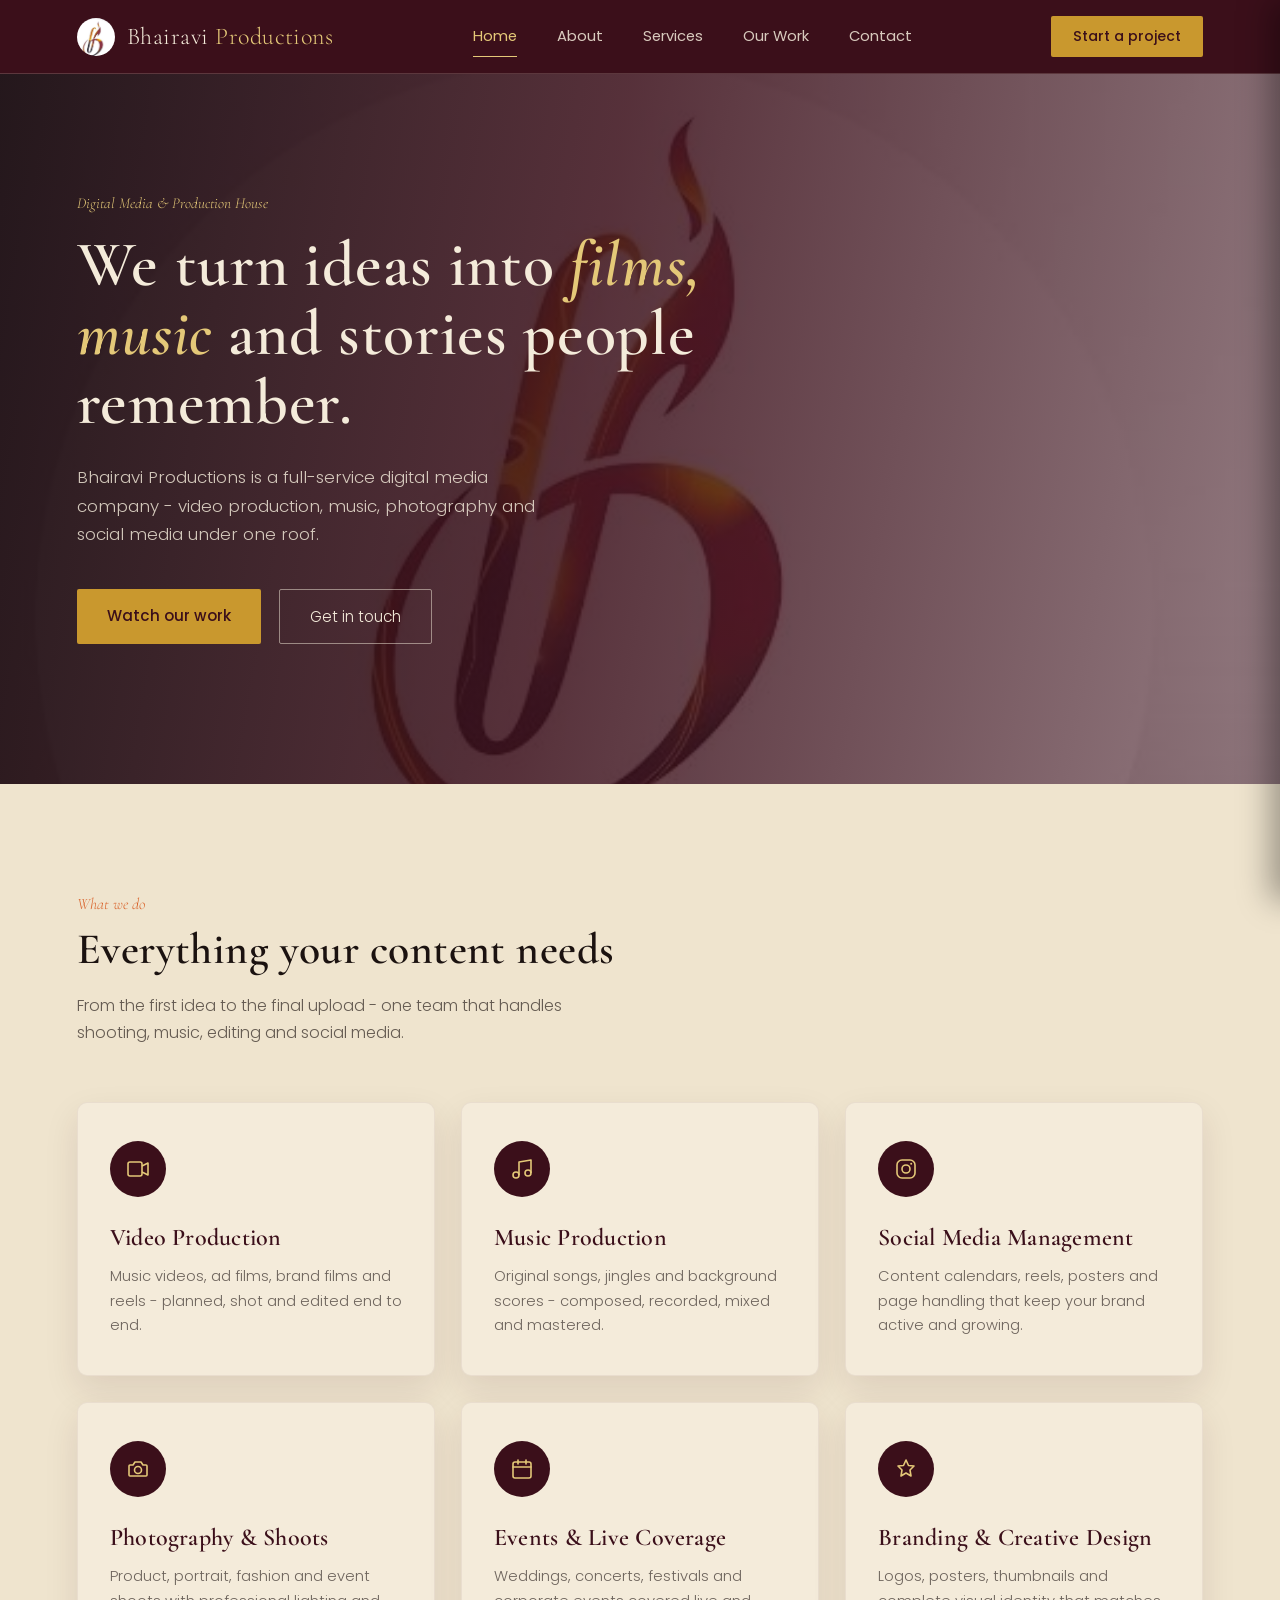
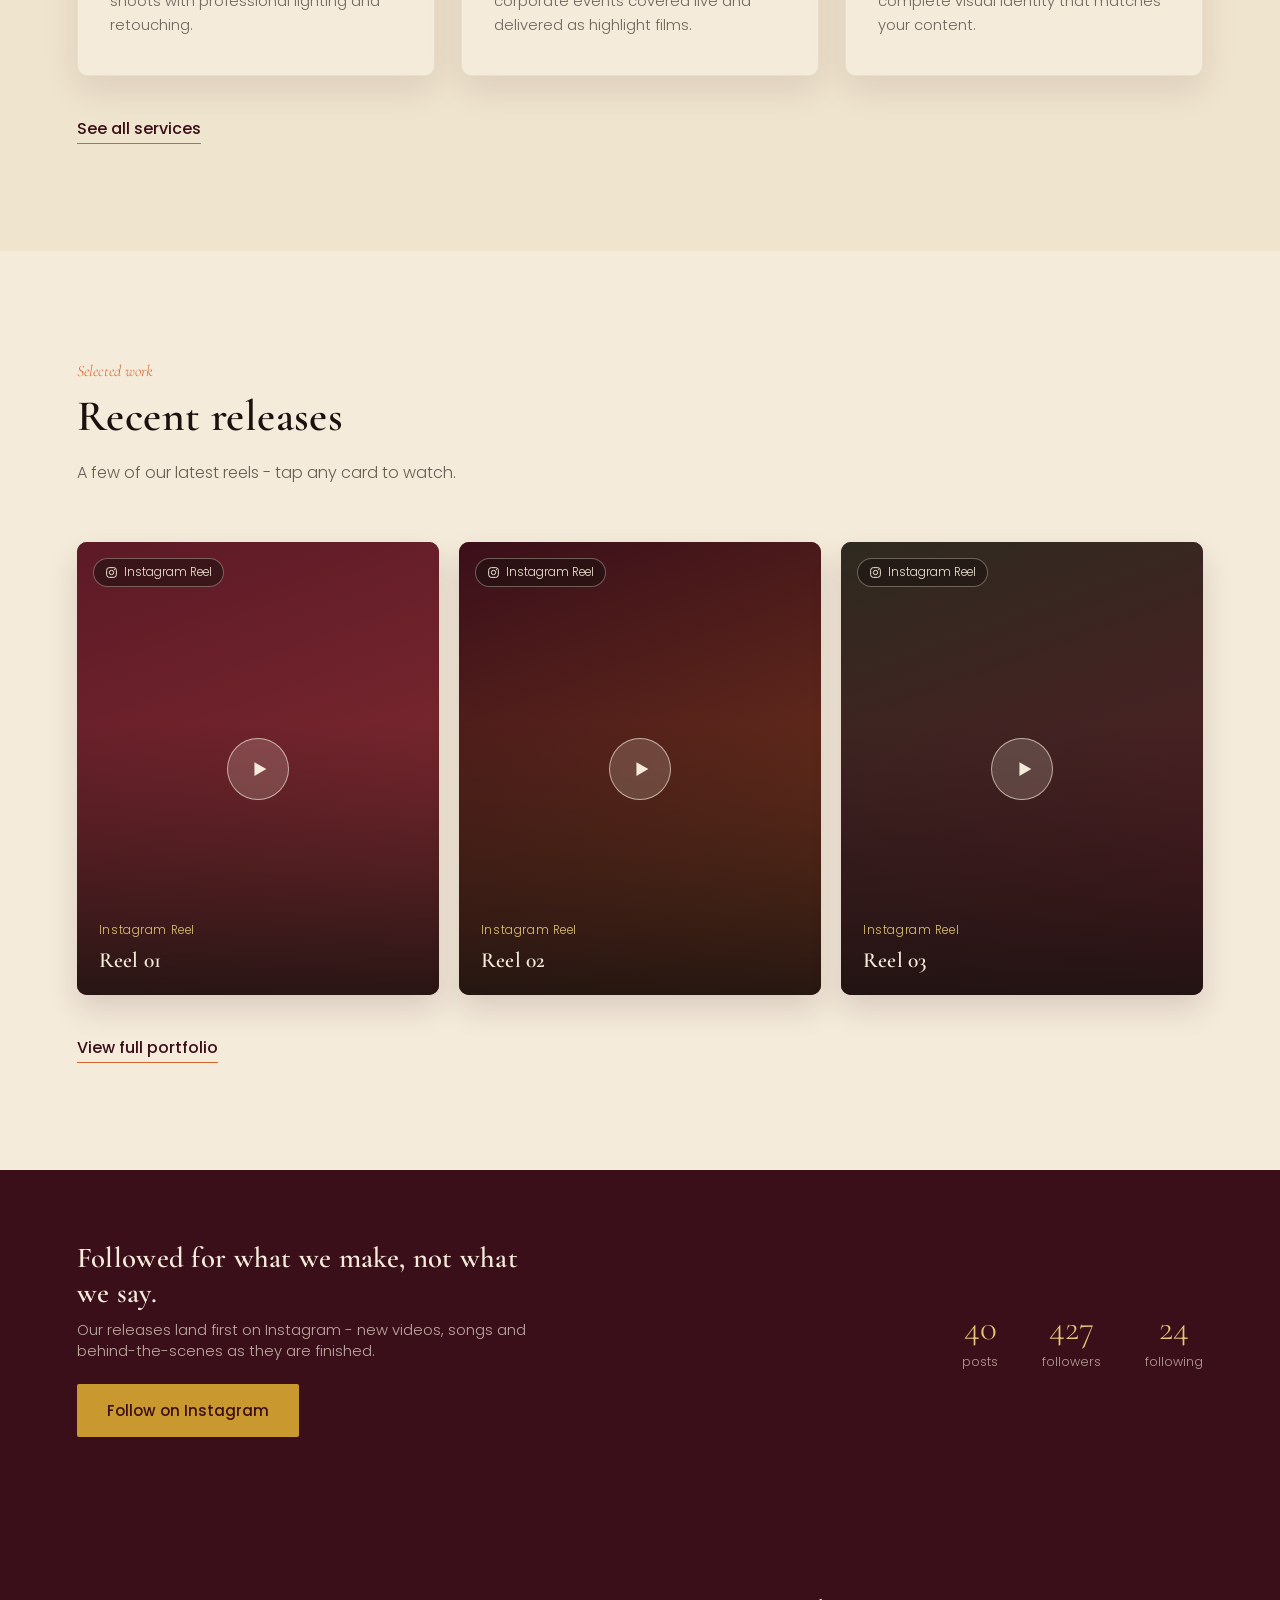
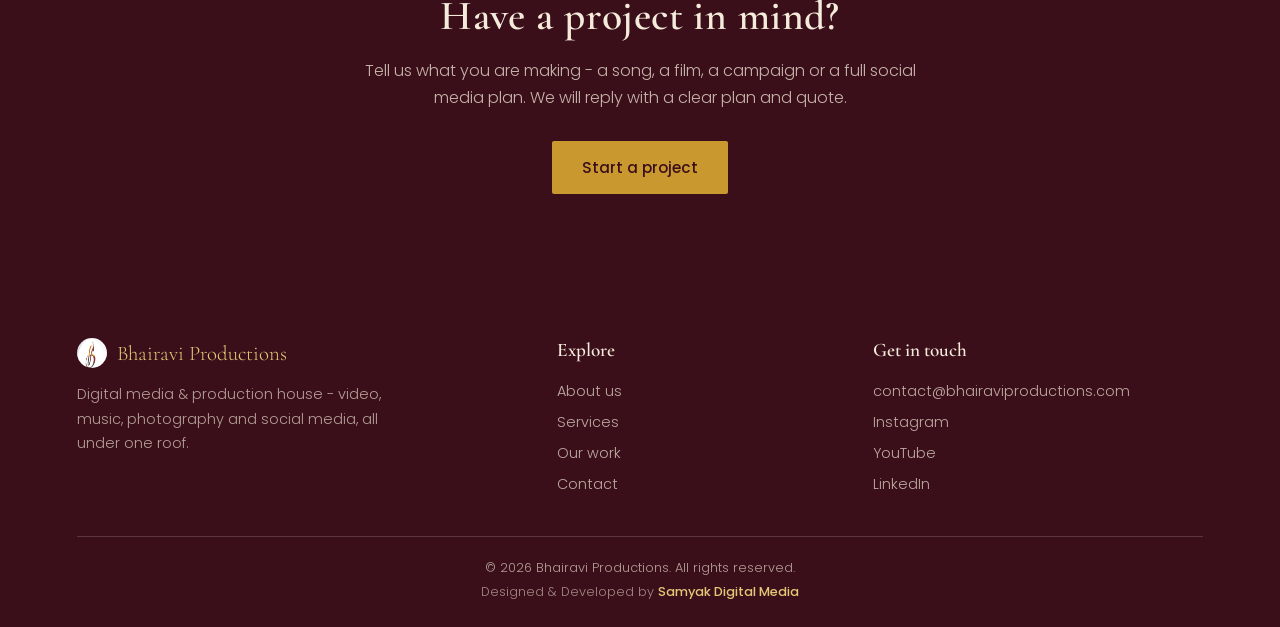
<file: index.html>
<!DOCTYPE html>
<html lang="en">
<head>
    <meta charset="UTF-8">
    <meta name="viewport" content="width=device-width, initial-scale=1.0">
    <title>Video, Music & Digital Media Production | Bhairavi Productions</title>
    <meta name="description" content="Bhairavi Productions - digital media & production house. Video production, music, photography and social media management.">
    <link rel="icon" href="assets/logo_mark.png">
    <link rel="preconnect" href="https://fonts.googleapis.com">
    <link href="https://fonts.googleapis.com/css2?family=Cormorant+Garamond:ital,wght@0,400;0,500;0,600;1,500&family=Poppins:wght@300;400;500;600&display=swap" rel="stylesheet">
    <link rel="stylesheet" href="css/style.css">
</head>
<body>

<nav>
    <a href="./" class="brand">
        <img src="assets/logo_mark.png" alt="Bhairavi Productions logo">
        <div class="brand-name">Bhairavi <span>Productions</span></div>
    </a>
    <div class="nav-links">
        <a href="./" class="active">Home</a>
        <a href="about/" class="">About</a>
        <a href="services/" class="">Services</a>
        <a href="work/" class="">Our Work</a>
        <a href="contact/" class="">Contact</a>
    </div>
    <div class="nav-right">
        <a href="contact/" class="nav-cta">Start a project</a>
        <button class="menu-toggle" id="menuToggle" aria-label="Open menu">&#9776;</button>
    </div>
</nav>

<div class="menu-backdrop" id="menuBackdrop"></div>
<div class="mobile-menu" id="mobileMenu">
    <div class="mobile-menu-head"><button class="mobile-menu-close" id="menuClose" aria-label="Close menu">&times;</button></div>
    <a href="./">Home</a>
    <a href="about/">About</a>
    <a href="services/">Services</a>
    <a href="work/">Our Work</a>
    <a href="contact/">Contact</a>
    <a href="contact/" class="nav-cta">Start a project</a>
</div>

<main>
<section class="hero">
    <video autoplay muted loop playsinline poster="assets/logo_mark.png">
        <source src="assets/hero-bg.mp4" type="video/mp4">
    </video>
    <div class="hero-text">
        <div class="hero-kicker">Digital Media &amp; Production House</div>
        <h1>We turn ideas into <em>films, music</em> and stories people remember.</h1>
        <p>Bhairavi Productions is a full-service digital media company - video production, music, photography and social media under one roof.</p>
        <div class="hero-actions">
            <a href="work/" class="btn-primary">Watch our work</a>
            <a href="contact/" class="btn-ghost">Get in touch</a>
        </div>
    </div>
</section>

<section class="section services">
    <div class="section-head">
        <div class="tag">What we do</div>
        <h2>Everything your content needs</h2>
        <p>From the first idea to the final upload - one team that handles shooting, music, editing and social media.</p>
    </div>
    <div class="service-grid">
                <div class="service">
                    <div class="service-icon-wrap"><svg class="service-icon" viewBox="0 0 24 24" fill="none"><path d="M14 5H4a2 2 0 0 0-2 2v10a2 2 0 0 0 2 2h10a2 2 0 0 0 2-2V7a2 2 0 0 0-2-2Z" stroke="currentColor" stroke-width="1.6"/><path d="m16 9 6-3v12l-6-3" stroke="currentColor" stroke-width="1.6" stroke-linejoin="round"/></svg></div>
                    <h3>Video Production</h3>
                    <p>Music videos, ad films, brand films and reels - planned, shot and edited end to end.</p>
                </div>
                <div class="service">
                    <div class="service-icon-wrap"><svg class="service-icon" viewBox="0 0 24 24" fill="none"><path d="M9 18V5l12-2v13" stroke="currentColor" stroke-width="1.6" stroke-linejoin="round"/><circle cx="6" cy="18" r="3" stroke="currentColor" stroke-width="1.6"/><circle cx="18" cy="16" r="3" stroke="currentColor" stroke-width="1.6"/></svg></div>
                    <h3>Music Production</h3>
                    <p>Original songs, jingles and background scores - composed, recorded, mixed and mastered.</p>
                </div>
                <div class="service">
                    <div class="service-icon-wrap"><svg class="service-icon" viewBox="0 0 24 24" fill="none"><rect x="3" y="3" width="18" height="18" rx="5" stroke="currentColor" stroke-width="1.6"/><circle cx="12" cy="12" r="4" stroke="currentColor" stroke-width="1.6"/><circle cx="17.2" cy="6.8" r="1" fill="currentColor"/></svg></div>
                    <h3>Social Media Management</h3>
                    <p>Content calendars, reels, posters and page handling that keep your brand active and growing.</p>
                </div>
                <div class="service">
                    <div class="service-icon-wrap"><svg class="service-icon" viewBox="0 0 24 24" fill="none"><path d="M4 8h3l2-3h6l2 3h3a1 1 0 0 1 1 1v9a1 1 0 0 1-1 1H4a1 1 0 0 1-1-1V9a1 1 0 0 1 1-1Z" stroke="currentColor" stroke-width="1.6" stroke-linejoin="round"/><circle cx="12" cy="13" r="3.5" stroke="currentColor" stroke-width="1.6"/></svg></div>
                    <h3>Photography & Shoots</h3>
                    <p>Product, portrait, fashion and event shoots with professional lighting and retouching.</p>
                </div>
                <div class="service">
                    <div class="service-icon-wrap"><svg class="service-icon" viewBox="0 0 24 24" fill="none"><rect x="3" y="5" width="18" height="16" rx="2" stroke="currentColor" stroke-width="1.6"/><path d="M3 10h18M8 3v4M16 3v4" stroke="currentColor" stroke-width="1.6" stroke-linecap="round"/></svg></div>
                    <h3>Events & Live Coverage</h3>
                    <p>Weddings, concerts, festivals and corporate events covered live and delivered as highlight films.</p>
                </div>
                <div class="service">
                    <div class="service-icon-wrap"><svg class="service-icon" viewBox="0 0 24 24" fill="none"><path d="M12 3l2.5 5.5L20 9l-4 4 1 6-5-3-5 3 1-6-4-4 5.5-.5L12 3Z" stroke="currentColor" stroke-width="1.6" stroke-linejoin="round"/></svg></div>
                    <h3>Branding & Creative Design</h3>
                    <p>Logos, posters, thumbnails and complete visual identity that matches your content.</p>
                </div>
    </div>
    <div class="section-more"><a href="services/" class="link-arrow">See all services</a></div>
</section>

<section class="section work">
    <div class="section-head">
        <div class="tag">Selected work</div>
        <h2>Recent releases</h2>
        <p>A few of our latest reels - tap any card to watch.</p>
    </div>
    <div class="work-grid">
            <article class="work-card" data-play data-src="https://www.instagram.com/reel/Da8wh-ByH9h/embed" data-title="Reel 01" tabindex="0" role="button" aria-label="Play Reel 01">
                <div class="work-fallback"></div>
                <span class="work-badge"><svg viewBox="0 0 24 24" fill="none" stroke="currentColor" stroke-width="1.8"><rect x="3" y="3" width="18" height="18" rx="5"/><circle cx="12" cy="12" r="4"/><circle cx="17.3" cy="6.7" r="1" fill="currentColor" stroke="none"/></svg>Instagram Reel</span>
                <span class="play-btn"><svg viewBox="0 0 24 24"><path d="M7 4.5v15l13-7.5-13-7.5Z"/></svg></span>
                <div class="work-meta"><span class="cat">Instagram Reel</span><h3>Reel 01</h3></div>
            </article>
            <article class="work-card" data-play data-src="https://www.instagram.com/reel/DbFvk2XStUE/embed" data-title="Reel 02" tabindex="0" role="button" aria-label="Play Reel 02">
                <div class="work-fallback"></div>
                <span class="work-badge"><svg viewBox="0 0 24 24" fill="none" stroke="currentColor" stroke-width="1.8"><rect x="3" y="3" width="18" height="18" rx="5"/><circle cx="12" cy="12" r="4"/><circle cx="17.3" cy="6.7" r="1" fill="currentColor" stroke="none"/></svg>Instagram Reel</span>
                <span class="play-btn"><svg viewBox="0 0 24 24"><path d="M7 4.5v15l13-7.5-13-7.5Z"/></svg></span>
                <div class="work-meta"><span class="cat">Instagram Reel</span><h3>Reel 02</h3></div>
            </article>
            <article class="work-card" data-play data-src="https://www.instagram.com/reel/DF5CXoQyzwM/embed" data-title="Reel 03" tabindex="0" role="button" aria-label="Play Reel 03">
                <div class="work-fallback"></div>
                <span class="work-badge"><svg viewBox="0 0 24 24" fill="none" stroke="currentColor" stroke-width="1.8"><rect x="3" y="3" width="18" height="18" rx="5"/><circle cx="12" cy="12" r="4"/><circle cx="17.3" cy="6.7" r="1" fill="currentColor" stroke="none"/></svg>Instagram Reel</span>
                <span class="play-btn"><svg viewBox="0 0 24 24"><path d="M7 4.5v15l13-7.5-13-7.5Z"/></svg></span>
                <div class="work-meta"><span class="cat">Instagram Reel</span><h3>Reel 03</h3></div>
            </article>
    </div>
    <div class="section-more"><a href="work/" class="link-arrow">View full portfolio</a></div>
</section>
<div class="video-modal" id="videoModal" aria-hidden="true">
    <div class="video-modal-inner">
        <button class="video-modal-close" id="videoModalClose" aria-label="Close video">&times;</button>
        <div class="video-modal-title" id="videoModalTitle"></div>
        <div class="video-modal-body" id="videoModalBody"></div>
    </div>
</div>

<section class="social-strip">
    <div class="msg">
        <h3>Followed for what we make, not what we say.</h3>
        <p>Our releases land first on Instagram - new videos, songs and behind-the-scenes as they are finished.</p>
        <a data-social="instagram" href="#" target="_blank" rel="noopener" class="btn-primary strip-btn">Follow on Instagram</a>
    </div>
    <div class="social-nums">
        <div><div class="n">40</div><div class="l">posts</div></div>
        <div><div class="n">427</div><div class="l">followers</div></div>
        <div><div class="n">24</div><div class="l">following</div></div>
    </div>
</section>

<section class="cta-band">
    <h2>Have a project in mind?</h2>
    <p>Tell us what you are making - a song, a film, a campaign or a full social media plan. We will reply with a clear plan and quote.</p>
    <a href="contact/" class="btn-primary">Start a project</a>
</section>
</main>

<footer class="site-footer">
    <div class="footer-grid">
        <div>
            <div class="fbrand"><img src="assets/logo_mark.png" alt="logo">Bhairavi Productions</div>
            <p class="footer-text">Digital media &amp; production house - video, music, photography and social media, all under one roof.</p>
        </div>
        <div>
            <h4>Explore</h4>
            <a href="about/">About us</a>
            <a href="services/">Services</a>
            <a href="work/">Our work</a>
            <a href="contact/">Contact</a>
        </div>
        <div>
            <h4>Get in touch</h4>
            <a href="mailto:contact@bhairaviproductions.com">contact@bhairaviproductions.com</a>
            <a data-social="instagram" href="#" target="_blank" rel="noopener">Instagram</a>
            <a data-social="youtube" href="#" target="_blank" rel="noopener">YouTube</a>
            <a data-social="linkedin" href="#" target="_blank" rel="noopener">LinkedIn</a>
            <a data-social="facebook" href="#" target="_blank" rel="noopener">Facebook</a>
        </div>
    </div>
    <div class="footer-bottom">
        &copy; 2026 Bhairavi Productions. All rights reserved.
        <span class="footer-credit">Designed &amp; Developed by <strong>Samyak Digital Media</strong></span>
    </div>
</footer>

<script src="js/main.js"></script>
</body>
</html>
</file>
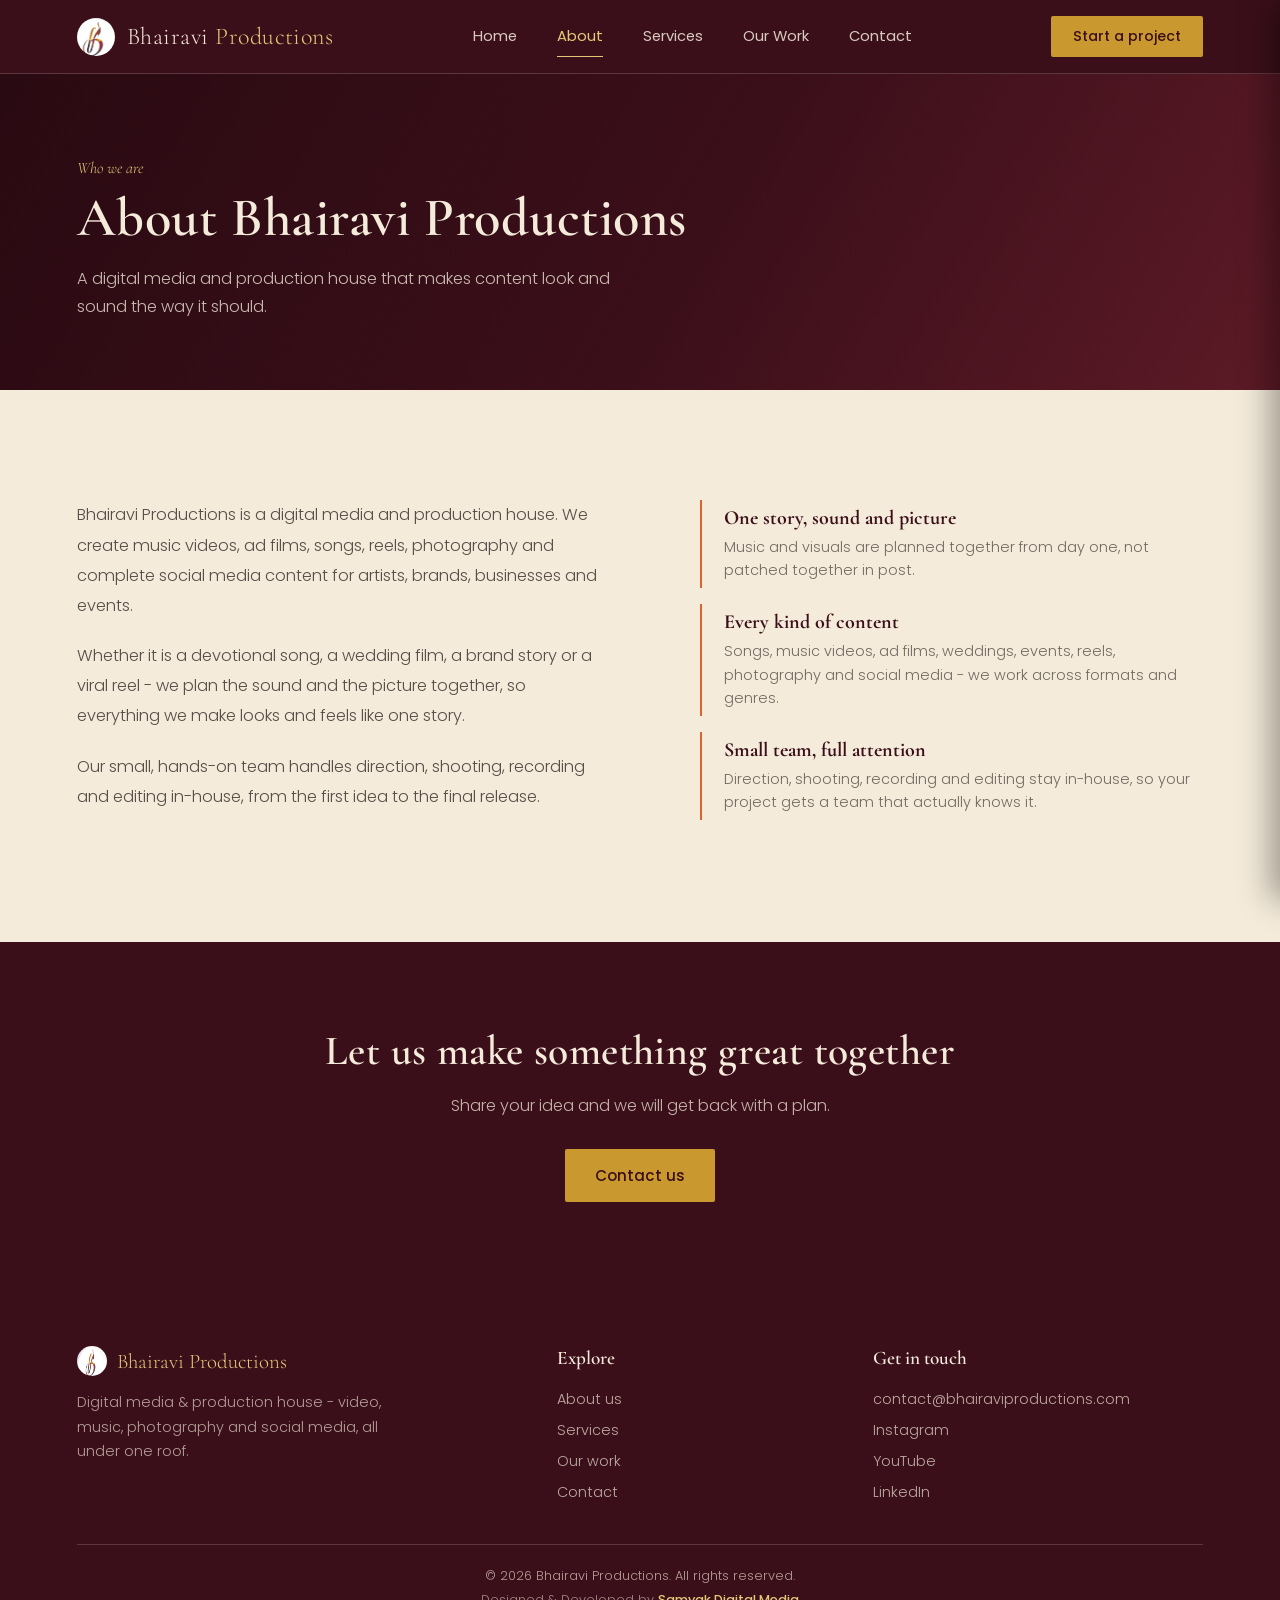
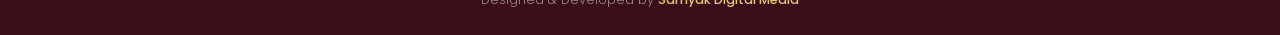
<file: about/index.html>
<!DOCTYPE html>
<html lang="en">
<head>
    <meta charset="UTF-8">
    <meta name="viewport" content="width=device-width, initial-scale=1.0">
    <title>About us | Bhairavi Productions</title>
    <meta name="description" content="About Bhairavi Productions - a digital media and production house.">
    <link rel="icon" href="../assets/logo_mark.png">
    <link rel="preconnect" href="https://fonts.googleapis.com">
    <link href="https://fonts.googleapis.com/css2?family=Cormorant+Garamond:ital,wght@0,400;0,500;0,600;1,500&family=Poppins:wght@300;400;500;600&display=swap" rel="stylesheet">
    <link rel="stylesheet" href="../css/style.css">
</head>
<body>

<nav>
    <a href="../" class="brand">
        <img src="../assets/logo_mark.png" alt="Bhairavi Productions logo">
        <div class="brand-name">Bhairavi <span>Productions</span></div>
    </a>
    <div class="nav-links">
        <a href="../" class="">Home</a>
        <a href="../about/" class="active">About</a>
        <a href="../services/" class="">Services</a>
        <a href="../work/" class="">Our Work</a>
        <a href="../contact/" class="">Contact</a>
    </div>
    <div class="nav-right">
        <a href="../contact/" class="nav-cta">Start a project</a>
        <button class="menu-toggle" id="menuToggle" aria-label="Open menu">&#9776;</button>
    </div>
</nav>

<div class="menu-backdrop" id="menuBackdrop"></div>
<div class="mobile-menu" id="mobileMenu">
    <div class="mobile-menu-head"><button class="mobile-menu-close" id="menuClose" aria-label="Close menu">&times;</button></div>
    <a href="../">Home</a>
    <a href="../about/">About</a>
    <a href="../services/">Services</a>
    <a href="../work/">Our Work</a>
    <a href="../contact/">Contact</a>
    <a href="../contact/" class="nav-cta">Start a project</a>
</div>

<main>
<section class="page-hero">
    <div class="page-hero-inner">
        <div class="tag">Who we are</div>
        <h1>About Bhairavi Productions</h1>
        <p>A digital media and production house that makes content look and sound the way it should.</p>
    </div>
</section>

<section class="section about">
    <div class="about-wrap">
        <div class="about-copy">
            <p>Bhairavi Productions is a digital media and production house. We create music videos, ad films, songs, reels, photography and complete social media content for artists, brands, businesses and events.</p>
            <p>Whether it is a devotional song, a wedding film, a brand story or a viral reel - we plan the sound and the picture together, so everything we make looks and feels like one story.</p>
            <p>Our small, hands-on team handles direction, shooting, recording and editing in-house, from the first idea to the final release.</p>
        </div>
        <div class="about-side">
            <div class="about-point"><h4>One story, sound and picture</h4><p>Music and visuals are planned together from day one, not patched together in post.</p></div>
            <div class="about-point"><h4>Every kind of content</h4><p>Songs, music videos, ad films, weddings, events, reels, photography and social media - we work across formats and genres.</p></div>
            <div class="about-point"><h4>Small team, full attention</h4><p>Direction, shooting, recording and editing stay in-house, so your project gets a team that actually knows it.</p></div>
        </div>
    </div>
</section>

<section class="cta-band">
    <h2>Let us make something great together</h2>
    <p>Share your idea and we will get back with a plan.</p>
    <a href="../contact/" class="btn-primary">Contact us</a>
</section>
</main>

<footer class="site-footer">
    <div class="footer-grid">
        <div>
            <div class="fbrand"><img src="../assets/logo_mark.png" alt="logo">Bhairavi Productions</div>
            <p class="footer-text">Digital media &amp; production house - video, music, photography and social media, all under one roof.</p>
        </div>
        <div>
            <h4>Explore</h4>
            <a href="../about/">About us</a>
            <a href="../services/">Services</a>
            <a href="../work/">Our work</a>
            <a href="../contact/">Contact</a>
        </div>
        <div>
            <h4>Get in touch</h4>
            <a href="mailto:contact@bhairaviproductions.com">contact@bhairaviproductions.com</a>
            <a data-social="instagram" href="#" target="_blank" rel="noopener">Instagram</a>
            <a data-social="youtube" href="#" target="_blank" rel="noopener">YouTube</a>
            <a data-social="linkedin" href="#" target="_blank" rel="noopener">LinkedIn</a>
            <a data-social="facebook" href="#" target="_blank" rel="noopener">Facebook</a>
        </div>
    </div>
    <div class="footer-bottom">
        &copy; 2026 Bhairavi Productions. All rights reserved.
        <span class="footer-credit">Designed &amp; Developed by <strong>Samyak Digital Media</strong></span>
    </div>
</footer>

<script src="../js/main.js"></script>
</body>
</html>
</file>
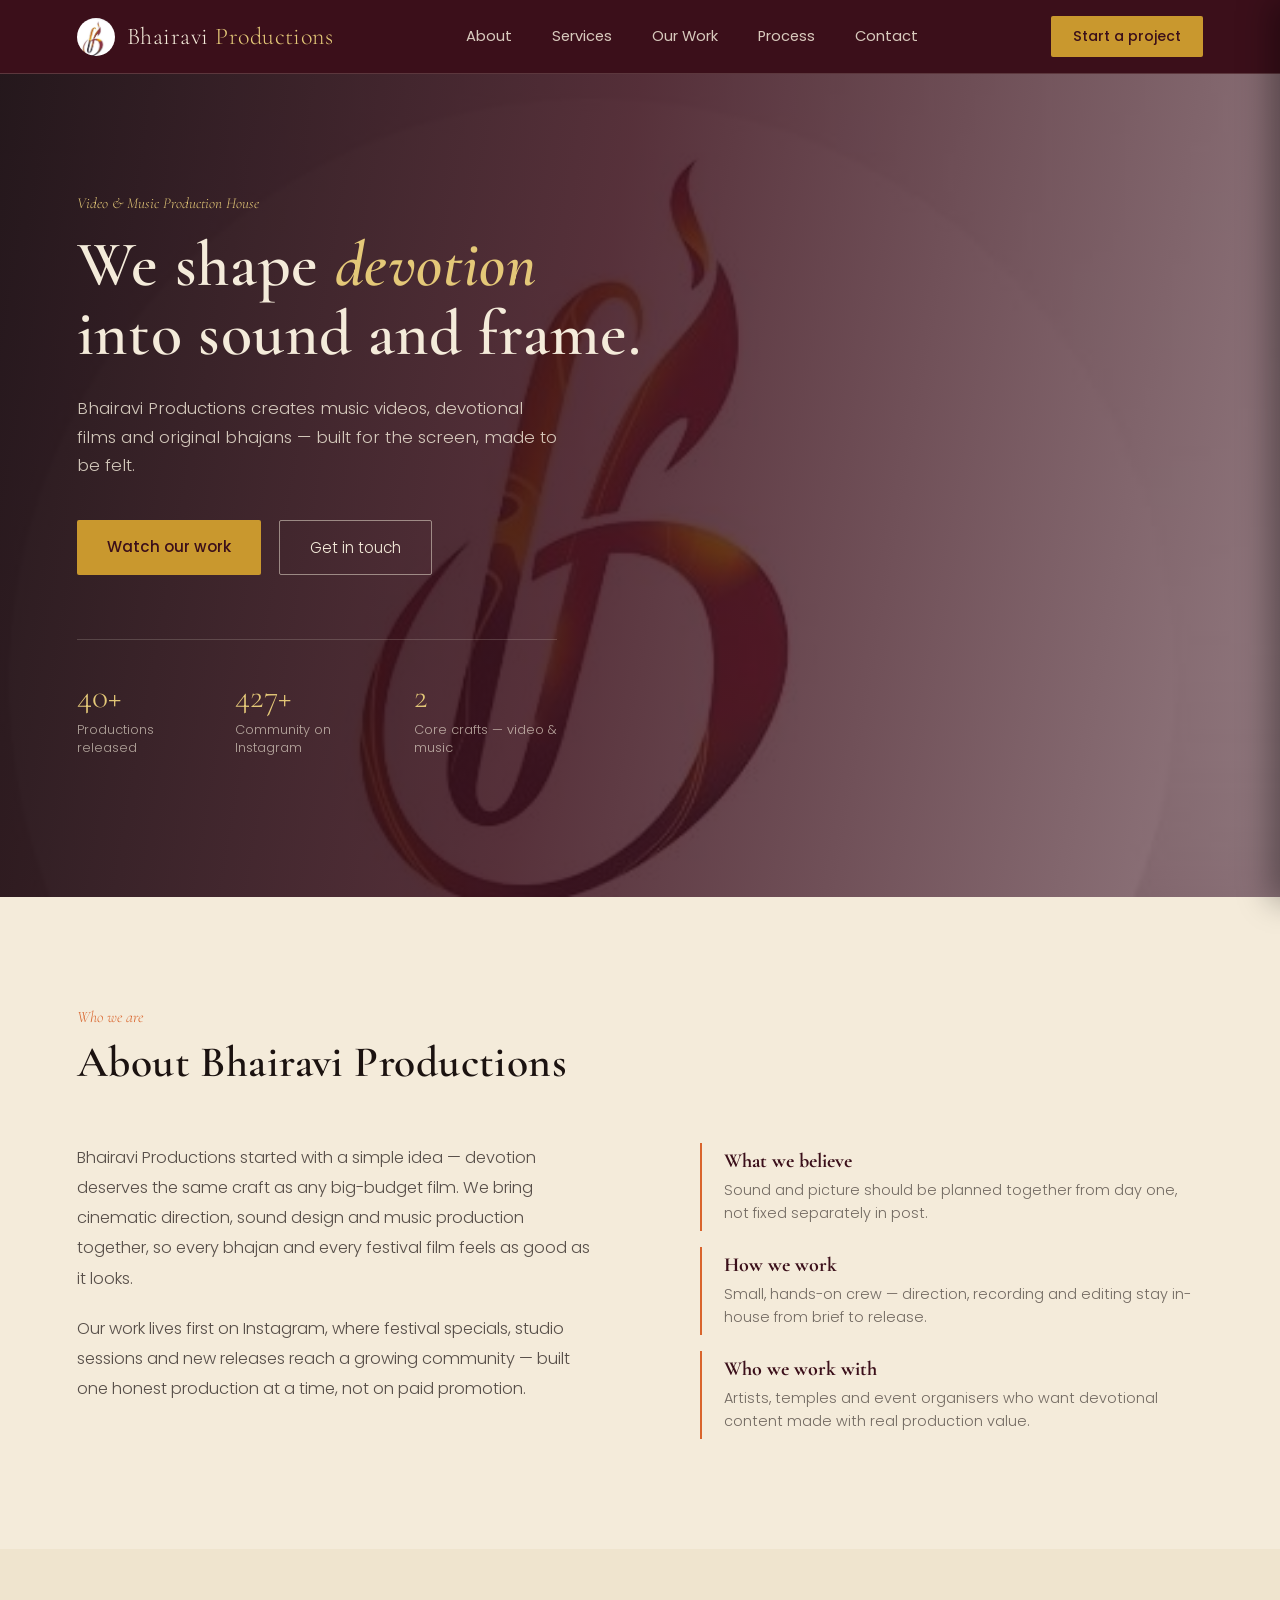
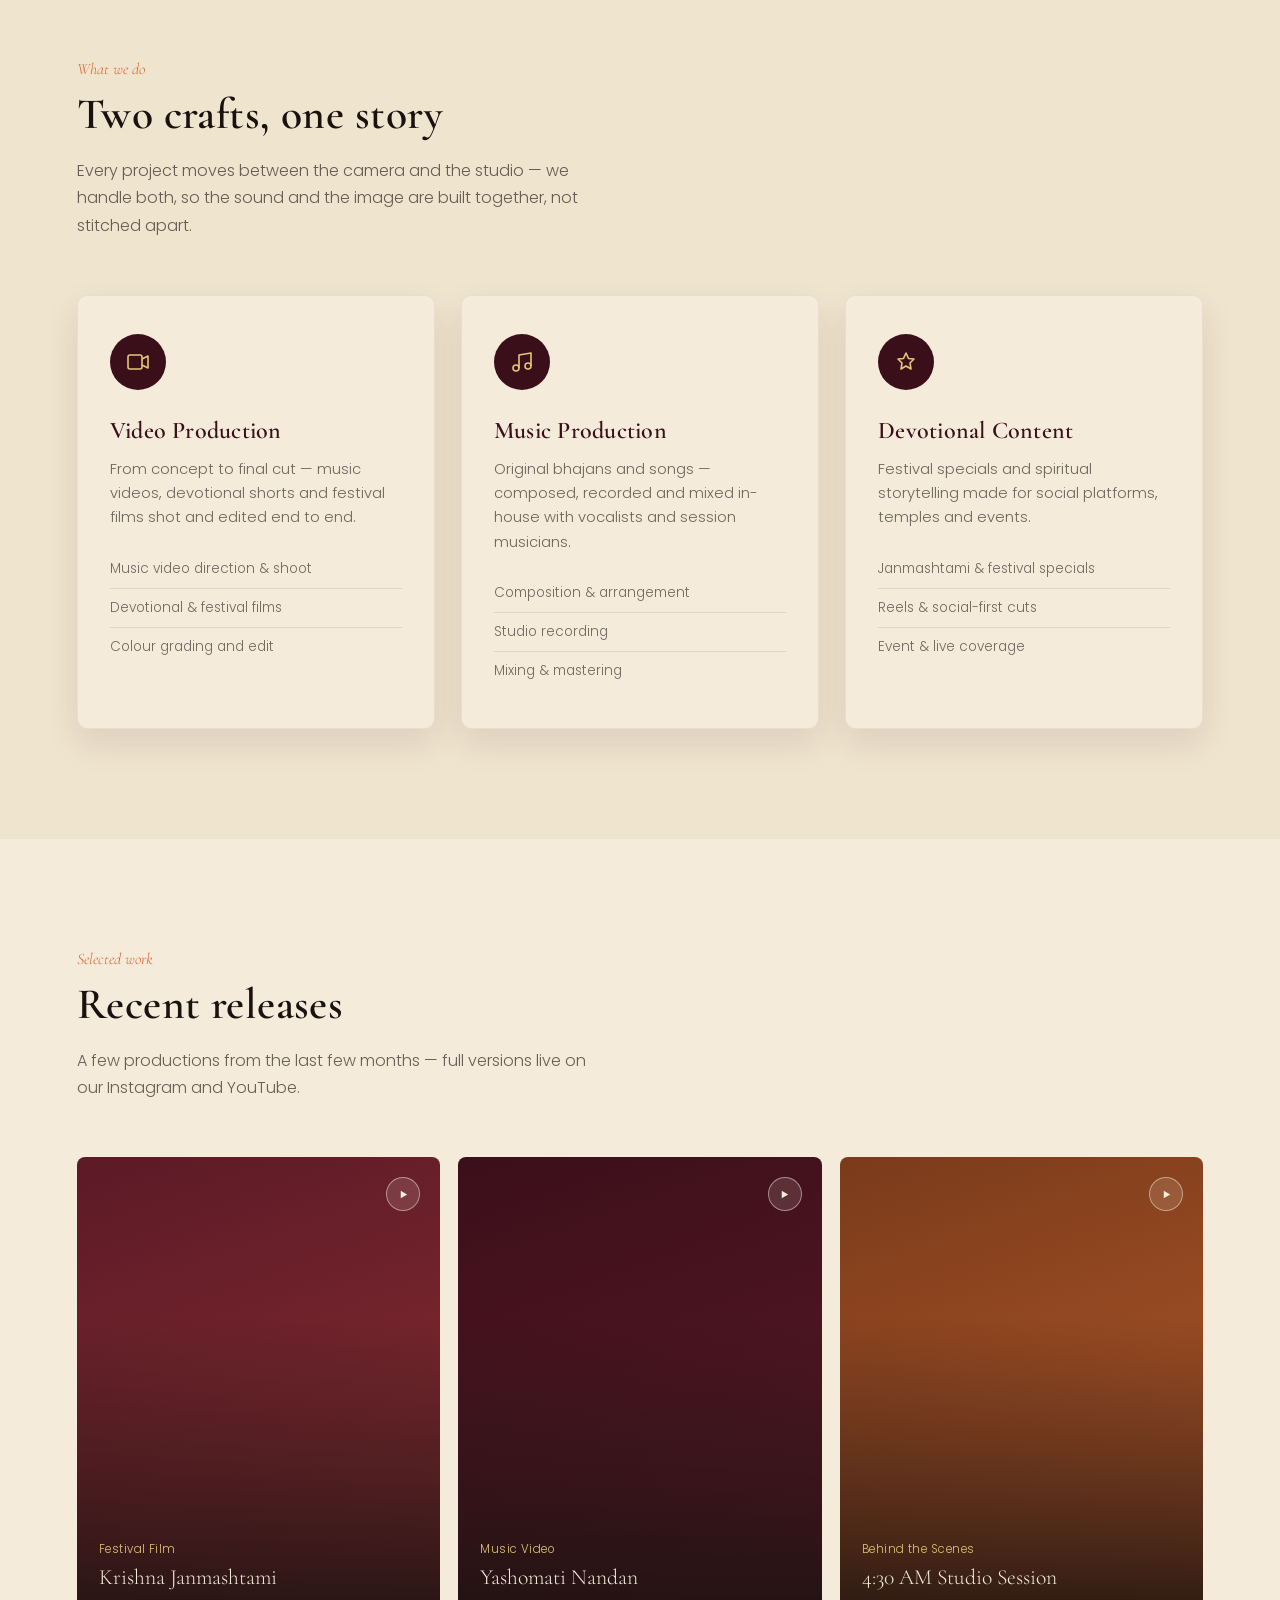
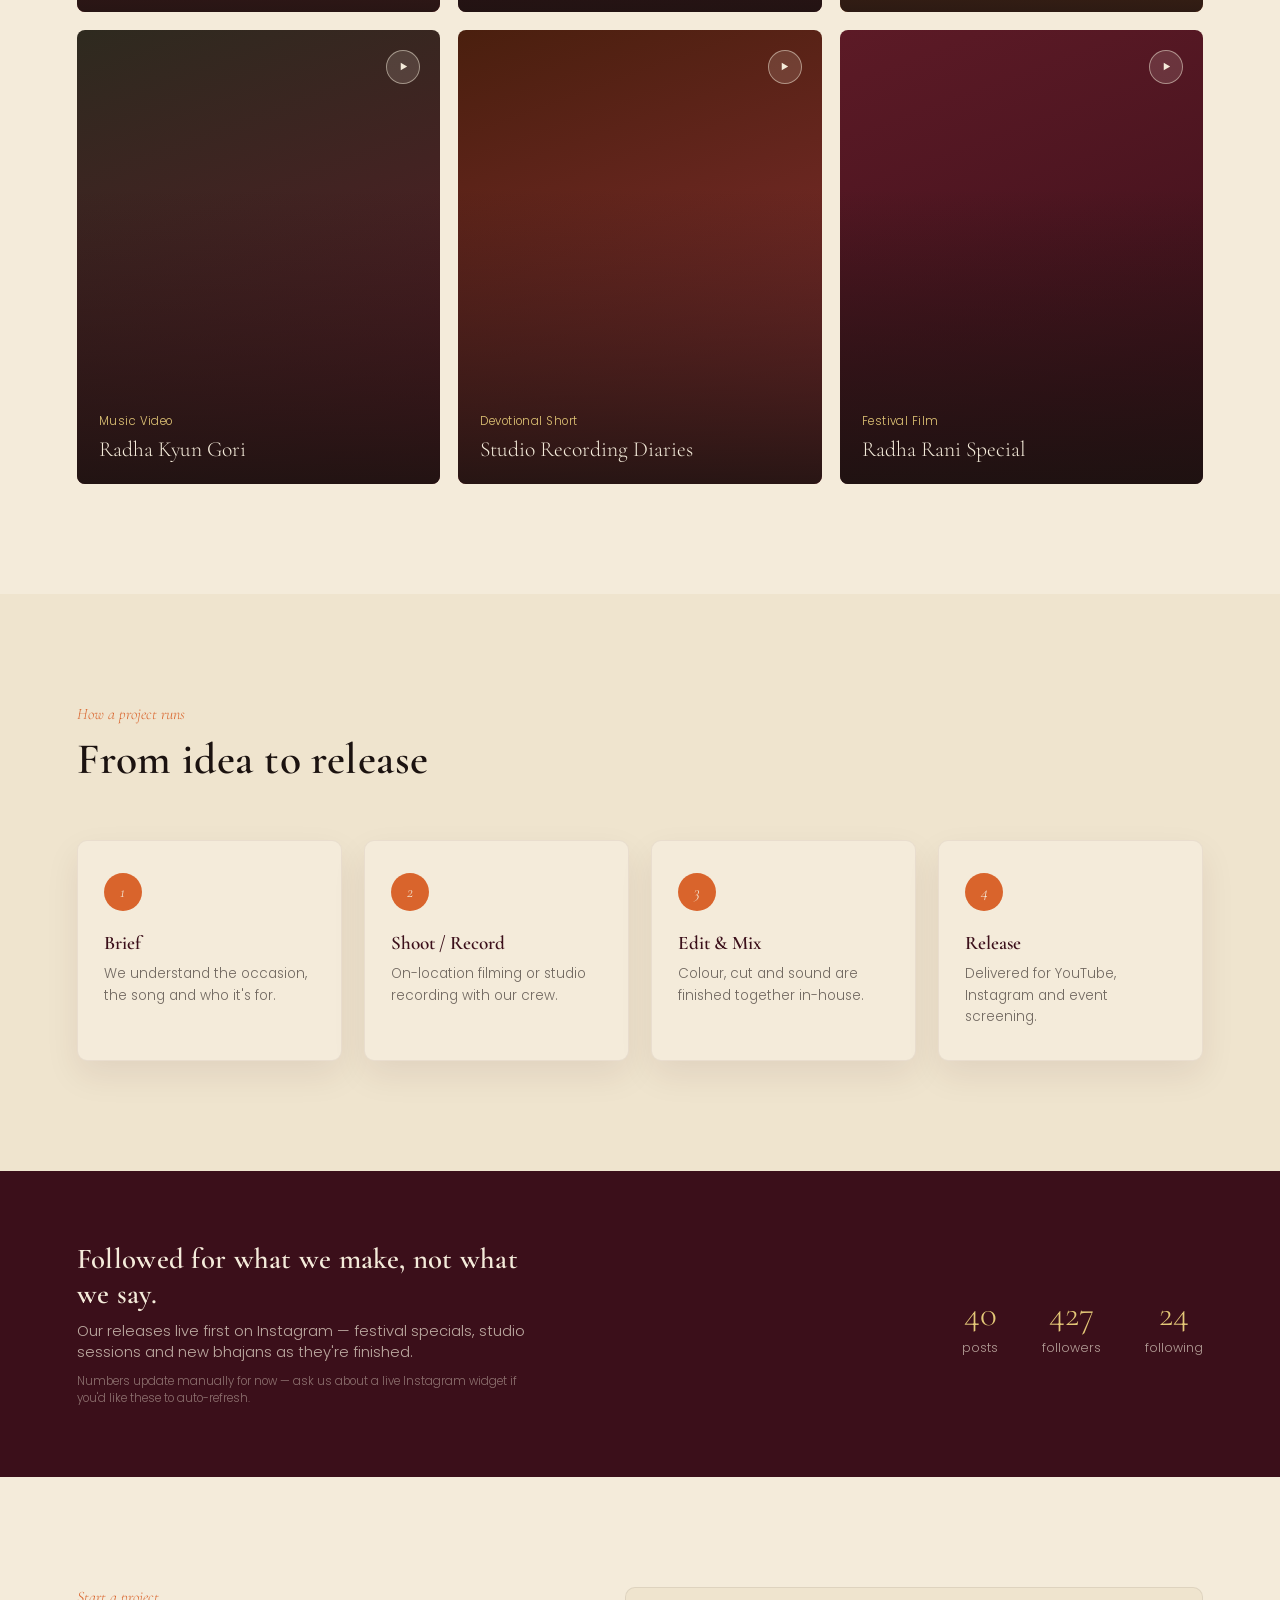
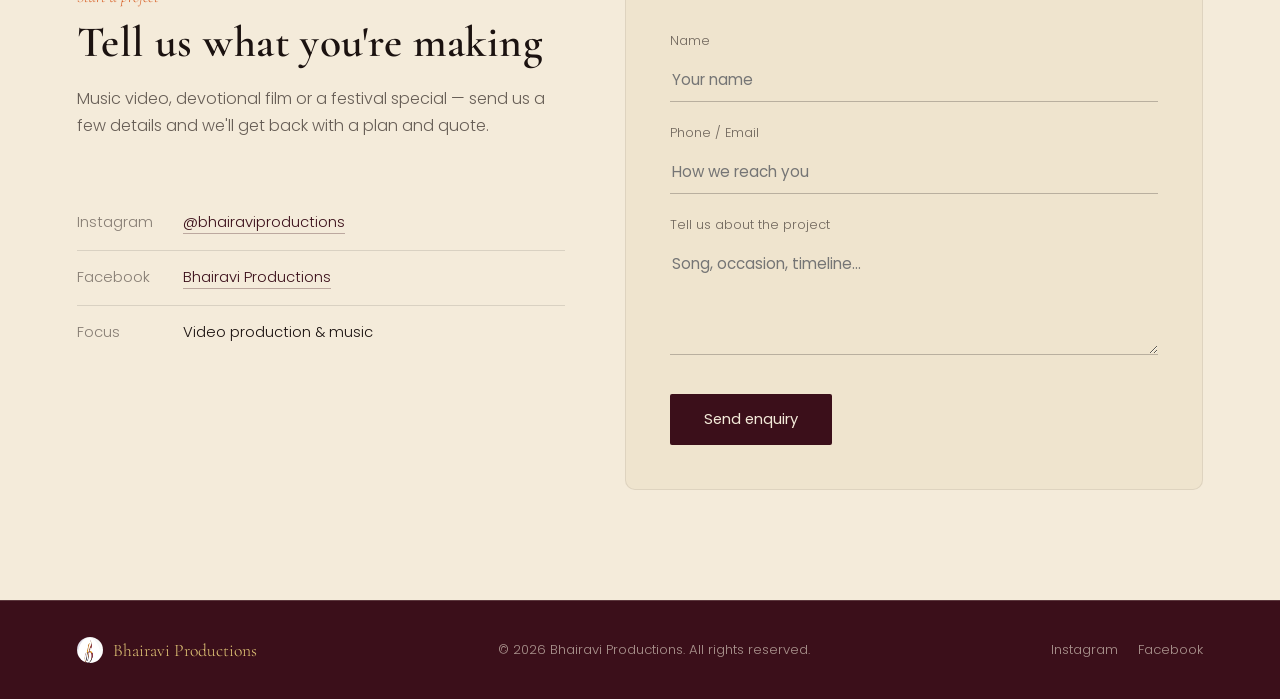
<file: bhairavi-website/index.html>
<!DOCTYPE html>
<html lang="en">
<head>
<meta charset="UTF-8">
<meta name="viewport" content="width=device-width, initial-scale=1.0">
<title>Bhairavi Productions</title>
<link rel="icon" href="assets/logo_mark.png">
<link rel="preconnect" href="https://fonts.googleapis.com">
<link href="https://fonts.googleapis.com/css2?family=Cormorant+Garamond:ital,wght@0,400;0,500;0,600;1,500&family=Poppins:wght@300;400;500;600&display=swap" rel="stylesheet">
<style>
  :root{
    --maroon-deep:#3B0F1A;
    --maroon-mid:#5C1A26;
    --ink:#1B1210;
    --gold:#C9982E;
    --gold-soft:#E4C878;
    --ivory:#F4EBDA;
    --saffron:#D9642C;
    --line: rgba(244,235,218,0.18);
  }
  *{margin:0;padding:0;box-sizing:border-box;}
  html{scroll-behavior:smooth;}
  body{
    background:var(--ivory);
    color:var(--ink);
    font-family:'Poppins',sans-serif;
    font-weight:300;
    overflow-x:hidden;
  }
  h1,h2,h3,.display{
    font-family:'Cormorant Garamond',serif;
    font-weight:600;
    letter-spacing:0.01em;
  }
  a{text-decoration:none;color:inherit;}
  img{display:block;max-width:100%;}

  /* ---------- NAV ---------- */
  nav{
    position:sticky;top:0;z-index:50;
    display:flex;align-items:center;justify-content:space-between;
    padding:16px 6%;
    background:var(--maroon-deep);
    border-bottom:1px solid var(--line);
  }
  .brand{display:flex;align-items:center;gap:12px;}
  .brand img{
    width:38px;height:38px;
    border-radius:50%;
    object-fit:cover;
    background:#fff;
  }
  .brand-name{
    font-family:'Cormorant Garamond',serif;
    font-size:1.5rem;
    color:var(--ivory);
    letter-spacing:0.02em;
  }
  .brand-name span{color:var(--gold-soft);}
  .nav-links{display:flex;gap:40px;}
  .nav-links a{
    color:var(--ivory);
    font-size:0.92rem;
    font-weight:400;
    opacity:0.85;
    transition:opacity 0.2s ease;
  }
  .nav-links a:hover{opacity:1;color:var(--gold-soft);}
  .nav-cta{
    background:var(--gold);
    color:var(--maroon-deep);
    padding:10px 22px;
    border-radius:2px;
    font-size:0.88rem;
    font-weight:500;
    white-space:nowrap;
  }
  .menu-toggle{
    display:none;color:var(--ivory);font-size:1.5rem;
    background:none;border:none;cursor:pointer;
    width:40px;height:40px;flex-shrink:0;
    align-items:center;justify-content:center;
  }
  .nav-right{display:flex;align-items:center;gap:14px;}
  .mobile-menu{
    display:flex;
    position:fixed;
    top:0; right:0;
    width:78%; max-width:320px;
    height:100vh;
    background:var(--maroon-deep);
    z-index:100;
    flex-direction:column;
    padding:26px 28px;
    gap:2px;
    transform:translateX(100%);
    transition:transform 0.3s ease;
    box-shadow:-10px 0 30px rgba(0,0,0,0.35);
    pointer-events:none;
  }
  .mobile-menu.open{transform:translateX(0);pointer-events:auto;}
  .mobile-menu-head{display:flex;justify-content:flex-end;margin-bottom:24px;}
  .mobile-menu-close{background:none;border:none;color:var(--ivory);font-size:1.8rem;line-height:1;cursor:pointer;}
  .mobile-menu a{
    color:var(--ivory);
    font-family:'Cormorant Garamond',serif;
    font-size:1.4rem;
    padding:16px 0;
    border-bottom:1px solid var(--line);
  }
  .mobile-menu .nav-cta{
    margin-top:26px;
    text-align:center;
  }
  .menu-backdrop{
    display:none;
    position:fixed;inset:0;
    background:rgba(0,0,0,0.5);
    z-index:99;
  }
  .menu-backdrop.open{display:block;}

  /* ---------- HERO (video bg) ---------- */
  .hero{
    position:relative;
    color:var(--ivory);
    padding:120px 6% 140px;
    display:flex;
    align-items:center;
    min-height:640px;
    overflow:hidden;
  }
  .hero video{
    position:absolute;
    inset:0;
    width:100%;height:100%;
    object-fit:cover;
    z-index:0;
  }
  .hero::before{
    content:'';
    position:absolute;inset:0;
    background:linear-gradient(100deg, rgba(20,6,10,0.92) 0%, rgba(59,15,26,0.86) 45%, rgba(59,15,26,0.55) 100%);
    z-index:1;
  }
  .hero-text{max-width:640px;position:relative;z-index:2;}
  .hero-kicker{
    color:var(--gold-soft);
    font-size:0.95rem;
    font-family:'Cormorant Garamond',serif;
    font-style:italic;
    margin-bottom:18px;
  }
  .hero h1{
    font-size:clamp(2.6rem,5vw,4.4rem);
    line-height:1.08;
    color:var(--ivory);
  }
  .hero h1 em{
    font-style:italic;
    color:var(--gold-soft);
  }
  .hero p{
    margin-top:26px;
    font-size:1.05rem;
    line-height:1.7;
    color:rgba(244,235,218,0.82);
    max-width:480px;
  }
  .hero-actions{display:flex;gap:18px;margin-top:40px;flex-wrap:wrap;}
  .btn-primary{
    background:var(--gold);
    color:var(--maroon-deep);
    padding:15px 30px;
    font-weight:500;
    font-size:0.95rem;
    border-radius:2px;
    display:inline-block;
  }
  .btn-ghost{
    border:1px solid rgba(244,235,218,0.5);
    color:var(--ivory);
    padding:15px 30px;
    font-size:0.95rem;
    border-radius:2px;
    display:inline-block;
  }
  .hero-stats{
    display:flex;
    gap:50px;
    margin-top:64px;
    padding-top:36px;
    border-top:1px solid var(--line);
    max-width:480px;
  }
  .stat-num{font-family:'Cormorant Garamond',serif;font-size:2.1rem;color:var(--gold-soft);}
  .stat-label{font-size:0.8rem;color:rgba(244,235,218,0.65);margin-top:4px;}

  /* ---------- SECTION HEADS ---------- */
  .section{padding:110px 6%;}
  .section-head{
    max-width:620px;
    margin-bottom:56px;
  }
  .section-head .tag{
    color:var(--saffron);
    font-family:'Cormorant Garamond',serif;
    font-style:italic;
    font-size:1rem;
    margin-bottom:10px;
  }
  .section-head h2{
    font-size:clamp(2rem,3.4vw,2.9rem);
    color:var(--ink);
    line-height:1.15;
  }
  .section-head p{
    margin-top:18px;
    color:rgba(27,18,16,0.65);
    font-size:1rem;
    line-height:1.7;
    max-width:520px;
  }

  /* ---------- ABOUT ---------- */
  .about{background:var(--ivory);}
  .about-wrap{
    display:flex;
    gap:70px;
    align-items:flex-start;
  }
  .about-copy{flex:1.1;}
  .about-copy p{
    font-size:1.02rem;
    line-height:1.85;
    color:rgba(27,18,16,0.72);
    margin-bottom:20px;
    max-width:520px;
  }
  .about-side{
    flex:1;
    display:flex;
    flex-direction:column;
    gap:16px;
  }
  .about-point{
    border-left:2px solid var(--saffron);
    padding:6px 0 6px 22px;
  }
  .about-point h4{
    font-family:'Cormorant Garamond',serif;
    font-size:1.25rem;
    color:var(--maroon-deep);
    margin-bottom:6px;
  }
  .about-point p{
    font-size:0.9rem;
    color:rgba(27,18,16,0.6);
    line-height:1.6;
  }

  /* ---------- SERVICES: CARDS ---------- */
  .services{background:#EFE4CE;}
  .service-grid{
    display:grid;
    grid-template-columns:repeat(3,1fr);
    gap:26px;
  }
  .service{
    background:var(--ivory);
    border-radius:10px;
    padding:38px 32px;
    box-shadow:0 14px 34px rgba(59,15,26,0.10);
    border:1px solid rgba(59,15,26,0.06);
    transition:transform 0.25s ease, box-shadow 0.25s ease;
  }
  .service:hover{
    transform:translateY(-6px);
    box-shadow:0 20px 44px rgba(59,15,26,0.16);
  }
  .service-icon-wrap{
    width:56px;height:56px;
    border-radius:50%;
    background:var(--maroon-deep);
    display:flex;align-items:center;justify-content:center;
    margin-bottom:26px;
  }
  .service-icon{width:24px;height:24px;}
  .service h3{font-size:1.5rem;color:var(--maroon-deep);margin-bottom:12px;}
  .service p{font-size:0.92rem;line-height:1.65;color:rgba(27,18,16,0.62);}
  .service-list{margin-top:20px;list-style:none;}
  .service-list li{
    font-size:0.85rem;
    color:rgba(27,18,16,0.6);
    padding:9px 0;
    border-top:1px solid rgba(27,18,16,0.1);
  }
  .service-list li:first-child{border-top:none;}

  /* ---------- WORK ---------- */
  .work{background:var(--ivory);}
  .work-grid{
    display:grid;
    grid-template-columns:repeat(3,1fr);
    gap:18px;
  }
  .work-item{
    position:relative;
    aspect-ratio:4/5;
    border-radius:8px;
    overflow:hidden;
    background:var(--maroon-mid);
    display:flex;
    align-items:flex-end;
    cursor:pointer;
  }
  .work-item::before{
    content:'';
    position:absolute;inset:0;
    background:linear-gradient(180deg, rgba(27,18,16,0) 35%, rgba(27,18,16,0.88) 100%);
  }
  .work-info{position:relative;z-index:2;padding:22px;color:var(--ivory);}
  .work-info .cat{font-size:0.72rem;color:var(--gold-soft);letter-spacing:0.04em;margin-bottom:6px;}
  .work-info .title{font-family:'Cormorant Garamond',serif;font-size:1.35rem;}
  .play-mark{
    position:absolute;top:20px;right:20px;z-index:2;
    width:34px;height:34px;border-radius:50%;
    background:rgba(244,235,218,0.14);
    border:1px solid rgba(244,235,218,0.5);
    display:flex;align-items:center;justify-content:center;
  }
  .play-mark svg{width:11px;height:11px;fill:var(--ivory);}

  .w1{background:linear-gradient(160deg,#5C1A26,#8A2E33);}
  .w2{background:linear-gradient(160deg,#3B0F1A,#5C1A26);}
  .w3{background:linear-gradient(160deg,#7A3B1B,#B65A2A);}
  .w4{background:linear-gradient(160deg,#2E2A1F,#5C1A26);}
  .w5{background:linear-gradient(160deg,#4A1F0E,#8A2E33);}
  .w6{background:linear-gradient(160deg,#5C1A26,#3B0F1A);}

  /* ---------- PROCESS: CARDS ---------- */
  .process{background:#EFE4CE;}
  .process-row{
    display:grid;
    grid-template-columns:repeat(4,1fr);
    gap:22px;
  }
  .process-step{
    background:var(--ivory);
    border-radius:10px;
    padding:32px 26px;
    box-shadow:0 14px 34px rgba(59,15,26,0.08);
    border:1px solid rgba(59,15,26,0.06);
    position:relative;
  }
  .process-step .num{
    width:38px;height:38px;
    border-radius:50%;
    background:var(--saffron);
    color:var(--ivory);
    font-family:'Cormorant Garamond',serif;
    font-style:italic;
    font-size:1.05rem;
    display:flex;align-items:center;justify-content:center;
    margin-bottom:20px;
  }
  .process-step h4{font-size:1.2rem;color:var(--maroon-deep);margin-bottom:8px;font-family:'Cormorant Garamond',serif;font-weight:600;}
  .process-step p{font-size:0.85rem;color:rgba(27,18,16,0.6);line-height:1.6;}

  /* ---------- SOCIAL STRIP ---------- */
  .social-strip{
    background:var(--maroon-deep);
    color:var(--ivory);
    padding:70px 6%;
    display:flex;
    align-items:center;
    justify-content:space-between;
    flex-wrap:wrap;
    gap:30px;
  }
  .social-strip .msg{max-width:460px;}
  .social-strip h3{font-size:1.8rem;color:var(--ivory);}
  .social-strip p{margin-top:10px;font-size:0.92rem;color:rgba(244,235,218,0.7);}
  .social-nums{display:flex;gap:44px;}
  .social-nums div{text-align:center;}
  .social-nums .n{font-family:'Cormorant Garamond',serif;font-size:2.2rem;color:var(--gold-soft);}
  .social-nums .l{font-size:0.78rem;color:rgba(244,235,218,0.65);margin-top:4px;}
  .social-note{font-size:0.72rem;color:rgba(244,235,218,0.45);margin-top:10px;}

  /* ---------- CONTACT ---------- */
  .contact{
    background:var(--ivory);
    display:flex;
    gap:60px;
  }
  .contact-left{flex:1;}
  .contact-right{
    flex:1;
    background:#EFE4CE;
    padding:44px;
    border-radius:10px;
    border:1px solid rgba(27,18,16,0.08);
  }
  .field{margin-bottom:22px;}
  .field label{
    display:block;font-size:0.8rem;color:rgba(27,18,16,0.6);margin-bottom:8px;
  }
  .field input, .field textarea{
    width:100%;
    border:none;
    border-bottom:1px solid rgba(27,18,16,0.25);
    background:transparent;
    padding:10px 2px;
    font-family:'Poppins',sans-serif;
    font-size:0.95rem;
    color:var(--ink);
  }
  .field input:focus, .field textarea:focus{outline:none;border-bottom-color:var(--saffron);}
  .send-btn{
    background:var(--maroon-deep);
    color:var(--ivory);
    padding:15px 34px;
    border:none;
    font-size:0.92rem;
    font-family:'Poppins',sans-serif;
    border-radius:2px;
    cursor:pointer;
    margin-top:10px;
  }
  .contact-info{margin-top:44px;}
  .contact-info .row{
    display:flex;gap:16px;padding:16px 0;
    border-top:1px solid rgba(27,18,16,0.12);
    font-size:0.92rem;
  }
  .contact-info .row:first-child{border-top:none;}
  .contact-info .k{color:rgba(27,18,16,0.5);width:90px;flex-shrink:0;}
  .contact-info a{color:var(--maroon-deep);border-bottom:1px solid rgba(59,15,26,0.3);}

  /* ---------- FOOTER ---------- */
  footer{
    background:var(--maroon-deep);
    color:rgba(244,235,218,0.6);
    padding:36px 6%;
    display:flex;
    justify-content:space-between;
    align-items:center;
    font-size:0.82rem;
    border-top:1px solid var(--line);
    flex-wrap:wrap;
    gap:14px;
  }
  footer .fbrand{display:flex;align-items:center;gap:10px;color:var(--gold-soft);font-family:'Cormorant Garamond',serif;font-size:1.1rem;}
  footer .fbrand img{width:26px;height:26px;border-radius:50%;background:#fff;}
  .foot-social{display:flex;gap:20px;}
  .foot-social a:hover{color:var(--gold-soft);}

  /* ---------- RESPONSIVE ---------- */
  @media (max-width:900px){
    .nav-links{display:none;}
    .menu-toggle{display:flex;}
    .hero{padding-top:60px;text-align:left;min-height:520px;}
    .hero-stats{gap:34px;flex-wrap:wrap;}
    .about-wrap{flex-direction:column;gap:40px;}
    .service-grid{grid-template-columns:1fr;}
    .work-grid{grid-template-columns:repeat(2,1fr);}
    .process-row{grid-template-columns:repeat(2,1fr);}
    .contact{flex-direction:column;}
    .social-strip{flex-direction:column;align-items:flex-start;}
  }
  @media (max-width:640px){
    nav{padding:14px 5%;}
    .brand-name{font-size:1.25rem;}
    .brand img{width:32px;height:32px;}
    .nav-cta{display:none;}
    .mobile-menu .nav-cta{display:block;}

    .hero{padding:90px 6% 60px;min-height:auto;}
    .hero video{height:100%;}
    .hero h1{font-size:2.1rem;}
    .hero p{font-size:0.95rem;max-width:100%;}
    .hero-actions{gap:12px;}
    .btn-primary,.btn-ghost{padding:13px 22px;font-size:0.88rem;flex:1;text-align:center;}
    .hero-stats{gap:22px;margin-top:44px;padding-top:26px;}
    .stat-num{font-size:1.6rem;}
    .stat-label{font-size:0.72rem;}

    .section{padding:56px 6%;}
    .section-head{margin-bottom:36px;}
    .section-head h2{font-size:1.7rem;}
    .section-head p{font-size:0.92rem;}

    .about-copy p{font-size:0.94rem;max-width:100%;}
    .about-side{gap:20px;}

    .service{padding:28px 24px;}
    .service h3{font-size:1.3rem;}

    .work-grid{grid-template-columns:1fr 1fr;gap:12px;}
    .work-info{padding:14px;}
    .work-info .title{font-size:1.05rem;}
    .play-mark{width:28px;height:28px;top:12px;right:12px;}

    .process-row{grid-template-columns:1fr;gap:16px;}
    .process-step{padding:26px 22px;}

    .social-strip{padding:50px 6%;gap:26px;}
    .social-strip h3{font-size:1.4rem;}
    .social-nums{gap:30px;width:100%;justify-content:space-between;}
    .social-nums .n{font-size:1.7rem;}

    .contact{gap:36px;}
    .contact-right{padding:28px 22px;}
  }
  @media (max-width:380px){
    .hero h1{font-size:1.8rem;}
    .work-grid{grid-template-columns:1fr;}
    .social-nums{gap:18px;}
  }
</style>
</head>
<body>

<nav>
  <div class="brand">
    <img src="assets/logo_mark.png" alt="Bhairavi Productions logo">
    <div class="brand-name">Bhairavi <span>Productions</span></div>
  </div>
  <div class="nav-links">
    <a href="#about">About</a>
    <a href="#services">Services</a>
    <a href="#work">Our Work</a>
    <a href="#process">Process</a>
    <a href="#contact">Contact</a>
  </div>
  <div class="nav-right">
    <a href="#contact" class="nav-cta">Start a project</a>
    <button class="menu-toggle" id="menuToggle" aria-label="Open menu">&#9776;</button>
  </div>
</nav>

<div class="menu-backdrop" id="menuBackdrop"></div>
<div class="mobile-menu" id="mobileMenu">
  <div class="mobile-menu-head">
    <button class="mobile-menu-close" id="menuClose" aria-label="Close menu">&times;</button>
  </div>
  <a href="#about">About</a>
  <a href="#services">Services</a>
  <a href="#work">Our Work</a>
  <a href="#process">Process</a>
  <a href="#contact">Contact</a>
  <a href="#contact" class="nav-cta">Start a project</a>
</div>

<section class="hero">
  <video autoplay muted loop playsinline poster="assets/logo_mark.png">
    <source src="assets/hero-bg.mp4" type="video/mp4">
  </video>
  <div class="hero-text">
    <div class="hero-kicker">Video &amp; Music Production House</div>
    <h1>We shape <em>devotion</em><br>into sound and frame.</h1>
    <p>Bhairavi Productions creates music videos, devotional films and original bhajans — built for the screen, made to be felt.</p>
    <div class="hero-actions">
      <a href="#work" class="btn-primary">Watch our work</a>
      <a href="#contact" class="btn-ghost">Get in touch</a>
    </div>
    <div class="hero-stats">
      <div>
        <div class="stat-num">40+</div>
        <div class="stat-label">Productions released</div>
      </div>
      <div>
        <div class="stat-num">427+</div>
        <div class="stat-label">Community on Instagram</div>
      </div>
      <div>
        <div class="stat-num">2</div>
        <div class="stat-label">Core crafts — video &amp; music</div>
      </div>
    </div>
  </div>
</section>

<section class="section about" id="about">
  <div class="section-head">
    <div class="tag">Who we are</div>
    <h2>About Bhairavi Productions</h2>
  </div>
  <div class="about-wrap">
    <div class="about-copy">
      <p>Bhairavi Productions started with a simple idea — devotion deserves the same craft as any big-budget film. We bring cinematic direction, sound design and music production together, so every bhajan and every festival film feels as good as it looks.</p>
      <p>Our work lives first on Instagram, where festival specials, studio sessions and new releases reach a growing community — built one honest production at a time, not on paid promotion.</p>
    </div>
    <div class="about-side">
      <div class="about-point">
        <h4>What we believe</h4>
        <p>Sound and picture should be planned together from day one, not fixed separately in post.</p>
      </div>
      <div class="about-point">
        <h4>How we work</h4>
        <p>Small, hands-on crew — direction, recording and editing stay in-house from brief to release.</p>
      </div>
      <div class="about-point">
        <h4>Who we work with</h4>
        <p>Artists, temples and event organisers who want devotional content made with real production value.</p>
      </div>
    </div>
  </div>
</section>

<section class="section services" id="services">
  <div class="section-head">
    <div class="tag">What we do</div>
    <h2>Two crafts, one story</h2>
    <p>Every project moves between the camera and the studio — we handle both, so the sound and the image are built together, not stitched apart.</p>
  </div>
  <div class="service-grid">
    <div class="service">
      <div class="service-icon-wrap">
        <svg class="service-icon" viewBox="0 0 24 24" fill="none"><path d="M14 5H4a2 2 0 00-2 2v10a2 2 0 002 2h10a2 2 0 002-2V7a2 2 0 00-2-2z" stroke="#E4C878" stroke-width="1.6"/><path d="M16 9l6-3v12l-6-3" stroke="#E4C878" stroke-width="1.6" stroke-linejoin="round"/></svg>
      </div>
      <h3>Video Production</h3>
      <p>From concept to final cut — music videos, devotional shorts and festival films shot and edited end to end.</p>
      <ul class="service-list">
        <li>Music video direction &amp; shoot</li>
        <li>Devotional &amp; festival films</li>
        <li>Colour grading and edit</li>
      </ul>
    </div>
    <div class="service">
      <div class="service-icon-wrap">
        <svg class="service-icon" viewBox="0 0 24 24" fill="none"><path d="M9 18V5l12-2v13" stroke="#E4C878" stroke-width="1.6" stroke-linejoin="round"/><circle cx="6" cy="18" r="3" stroke="#E4C878" stroke-width="1.6"/><circle cx="18" cy="16" r="3" stroke="#E4C878" stroke-width="1.6"/></svg>
      </div>
      <h3>Music Production</h3>
      <p>Original bhajans and songs — composed, recorded and mixed in-house with vocalists and session musicians.</p>
      <ul class="service-list">
        <li>Composition &amp; arrangement</li>
        <li>Studio recording</li>
        <li>Mixing &amp; mastering</li>
      </ul>
    </div>
    <div class="service">
      <div class="service-icon-wrap">
        <svg class="service-icon" viewBox="0 0 24 24" fill="none"><path d="M12 3l2.5 5.5L20 9l-4 4 1 6-5-3-5 3 1-6-4-4 5.5-.5L12 3z" stroke="#E4C878" stroke-width="1.6" stroke-linejoin="round"/></svg>
      </div>
      <h3>Devotional Content</h3>
      <p>Festival specials and spiritual storytelling made for social platforms, temples and events.</p>
      <ul class="service-list">
        <li>Janmashtami &amp; festival specials</li>
        <li>Reels &amp; social-first cuts</li>
        <li>Event &amp; live coverage</li>
      </ul>
    </div>
  </div>
</section>

<section class="section work" id="work">
  <div class="section-head">
    <div class="tag">Selected work</div>
    <h2>Recent releases</h2>
    <p>A few productions from the last few months — full versions live on our Instagram and YouTube.</p>
  </div>
  <div class="work-grid">
    <div class="work-item w1">
      <div class="play-mark"><svg viewBox="0 0 24 24"><path d="M6 4l14 8-14 8V4z"/></svg></div>
      <div class="work-info"><div class="cat">Festival Film</div><div class="title">Krishna Janmashtami</div></div>
    </div>
    <div class="work-item w2">
      <div class="play-mark"><svg viewBox="0 0 24 24"><path d="M6 4l14 8-14 8V4z"/></svg></div>
      <div class="work-info"><div class="cat">Music Video</div><div class="title">Yashomati Nandan</div></div>
    </div>
    <div class="work-item w3">
      <div class="play-mark"><svg viewBox="0 0 24 24"><path d="M6 4l14 8-14 8V4z"/></svg></div>
      <div class="work-info"><div class="cat">Behind the Scenes</div><div class="title">4:30 AM Studio Session</div></div>
    </div>
    <div class="work-item w4">
      <div class="play-mark"><svg viewBox="0 0 24 24"><path d="M6 4l14 8-14 8V4z"/></svg></div>
      <div class="work-info"><div class="cat">Music Video</div><div class="title">Radha Kyun Gori</div></div>
    </div>
    <div class="work-item w5">
      <div class="play-mark"><svg viewBox="0 0 24 24"><path d="M6 4l14 8-14 8V4z"/></svg></div>
      <div class="work-info"><div class="cat">Devotional Short</div><div class="title">Studio Recording Diaries</div></div>
    </div>
    <div class="work-item w6">
      <div class="play-mark"><svg viewBox="0 0 24 24"><path d="M6 4l14 8-14 8V4z"/></svg></div>
      <div class="work-info"><div class="cat">Festival Film</div><div class="title">Radha Rani Special</div></div>
    </div>
  </div>
</section>

<section class="section process" id="process">
  <div class="section-head">
    <div class="tag">How a project runs</div>
    <h2>From idea to release</h2>
  </div>
  <div class="process-row">
    <div class="process-step">
      <div class="num">1</div>
      <h4>Brief</h4>
      <p>We understand the occasion, the song and who it's for.</p>
    </div>
    <div class="process-step">
      <div class="num">2</div>
      <h4>Shoot / Record</h4>
      <p>On-location filming or studio recording with our crew.</p>
    </div>
    <div class="process-step">
      <div class="num">3</div>
      <h4>Edit &amp; Mix</h4>
      <p>Colour, cut and sound are finished together in-house.</p>
    </div>
    <div class="process-step">
      <div class="num">4</div>
      <h4>Release</h4>
      <p>Delivered for YouTube, Instagram and event screening.</p>
    </div>
  </div>
</section>

<section class="social-strip">
  <div class="msg">
    <h3>Followed for what we make, not what we say.</h3>
    <p>Our releases live first on Instagram — festival specials, studio sessions and new bhajans as they're finished.</p>
    <div class="social-note">Numbers update manually for now — ask us about a live Instagram widget if you'd like these to auto-refresh.</div>
  </div>
  <div class="social-nums">
    <div><div class="n">40</div><div class="l">posts</div></div>
    <div><div class="n">427</div><div class="l">followers</div></div>
    <div><div class="n">24</div><div class="l">following</div></div>
  </div>
</section>

<section class="section contact" id="contact">
  <div class="contact-left">
    <div class="section-head">
      <div class="tag">Start a project</div>
      <h2>Tell us what you're making</h2>
      <p>Music video, devotional film or a festival special — send us a few details and we'll get back with a plan and quote.</p>
    </div>
    <div class="contact-info">
      <div class="row"><div class="k">Instagram</div><a href="https://www.instagram.com/bhairaviproductions/" target="_blank">@bhairaviproductions</a></div>
      <div class="row"><div class="k">Facebook</div><a href="#" target="_blank">Bhairavi Productions</a></div>
      <div class="row"><div class="k">Focus</div><div>Video production &amp; music</div></div>
    </div>
  </div>
  <div class="contact-right">
    <div class="field">
      <label>Name</label>
      <input type="text" placeholder="Your name">
    </div>
    <div class="field">
      <label>Phone / Email</label>
      <input type="text" placeholder="How we reach you">
    </div>
    <div class="field">
      <label>Tell us about the project</label>
      <textarea rows="4" placeholder="Song, occasion, timeline..."></textarea>
    </div>
    <button class="send-btn">Send enquiry</button>
  </div>
</section>

<footer>
  <div class="fbrand"><img src="assets/logo_mark.png" alt="logo">Bhairavi Productions</div>
  <div>&copy; 2026 Bhairavi Productions. All rights reserved.</div>
  <div class="foot-social">
    <a href="https://www.instagram.com/bhairaviproductions/" target="_blank">Instagram</a>
    <a href="#" target="_blank">Facebook</a>
  </div>
</footer>

<script>
  const menuToggle = document.getElementById('menuToggle');
  const menuClose = document.getElementById('menuClose');
  const mobileMenu = document.getElementById('mobileMenu');
  const menuBackdrop = document.getElementById('menuBackdrop');

  function openMenu(){
    mobileMenu.classList.add('open');
    menuBackdrop.classList.add('open');
    document.body.style.overflow = 'hidden';
  }
  function closeMenu(){
    mobileMenu.classList.remove('open');
    menuBackdrop.classList.remove('open');
    document.body.style.overflow = '';
  }
  menuToggle.addEventListener('click', openMenu);
  menuClose.addEventListener('click', closeMenu);
  menuBackdrop.addEventListener('click', closeMenu);
  mobileMenu.querySelectorAll('a').forEach(link => {
    link.addEventListener('click', closeMenu);
  });
</script>

</body>
</html>
</file>
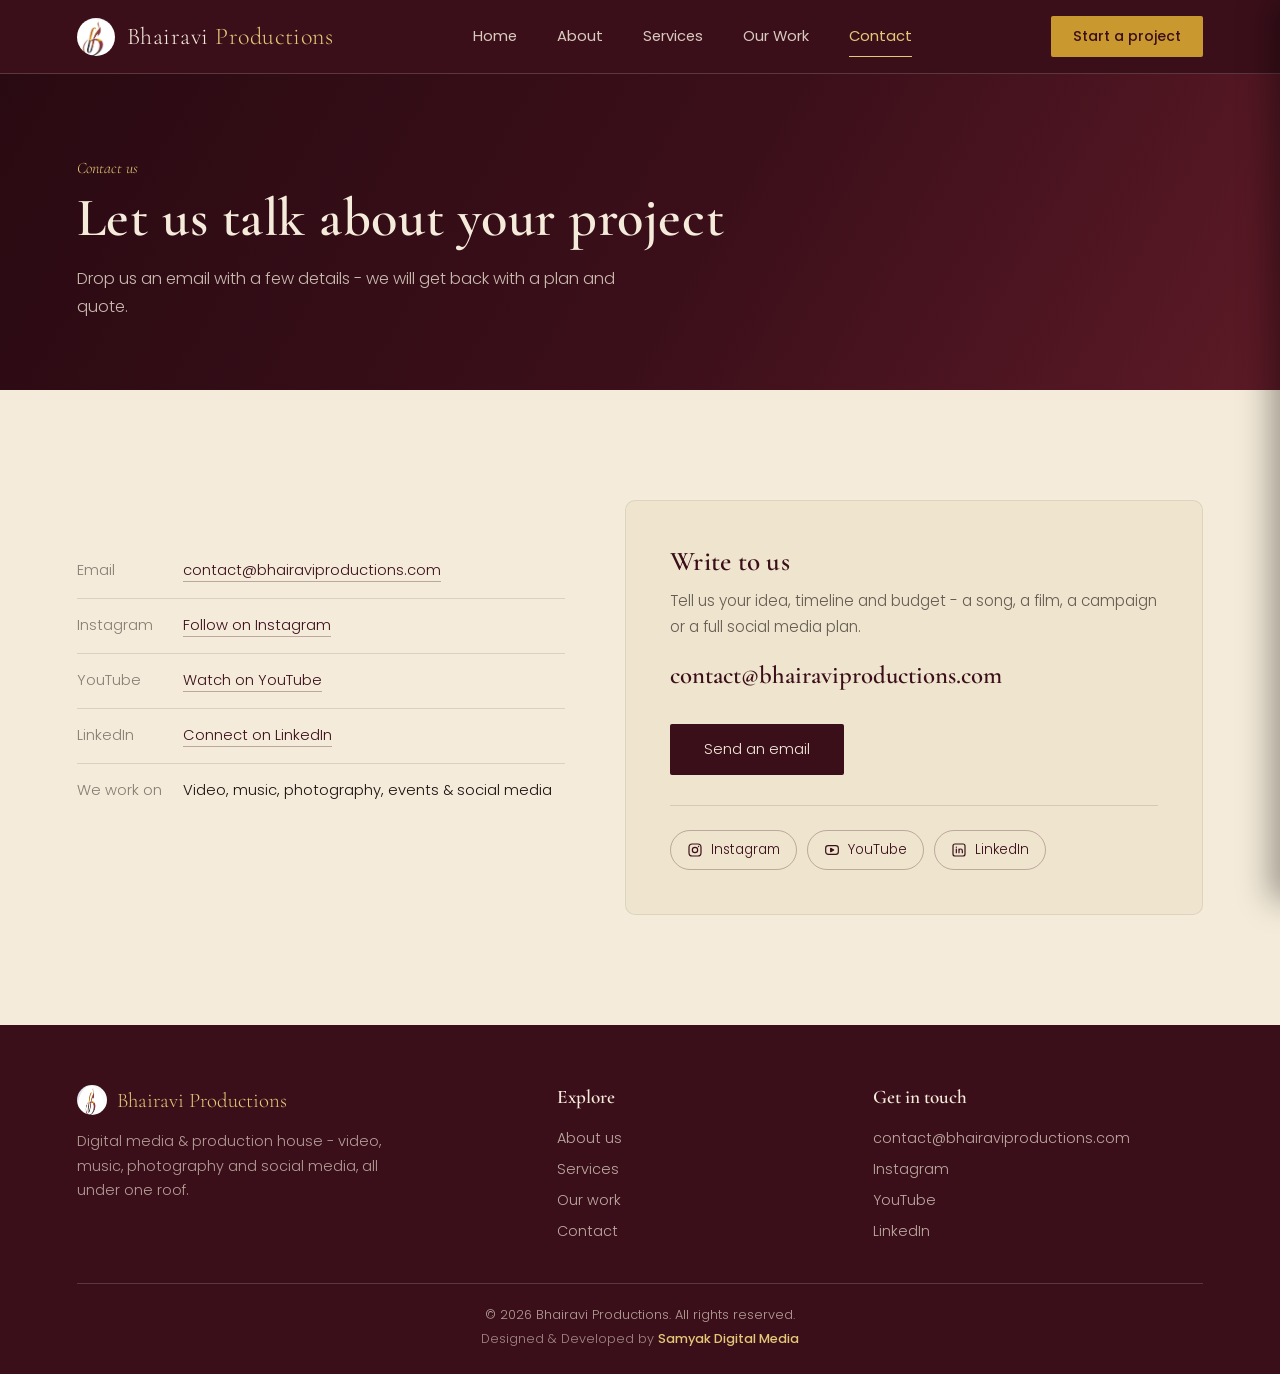
<file: contact/index.html>
<!DOCTYPE html>
<html lang="en">
<head>
    <meta charset="UTF-8">
    <meta name="viewport" content="width=device-width, initial-scale=1.0">
    <title>Contact | Bhairavi Productions</title>
    <meta name="description" content="Contact Bhairavi Productions by email or social media.">
    <link rel="icon" href="../assets/logo_mark.png">
    <link rel="preconnect" href="https://fonts.googleapis.com">
    <link href="https://fonts.googleapis.com/css2?family=Cormorant+Garamond:ital,wght@0,400;0,500;0,600;1,500&family=Poppins:wght@300;400;500;600&display=swap" rel="stylesheet">
    <link rel="stylesheet" href="../css/style.css">
</head>
<body>

<nav>
    <a href="../" class="brand">
        <img src="../assets/logo_mark.png" alt="Bhairavi Productions logo">
        <div class="brand-name">Bhairavi <span>Productions</span></div>
    </a>
    <div class="nav-links">
        <a href="../" class="">Home</a>
        <a href="../about/" class="">About</a>
        <a href="../services/" class="">Services</a>
        <a href="../work/" class="">Our Work</a>
        <a href="../contact/" class="active">Contact</a>
    </div>
    <div class="nav-right">
        <a href="../contact/" class="nav-cta">Start a project</a>
        <button class="menu-toggle" id="menuToggle" aria-label="Open menu">&#9776;</button>
    </div>
</nav>

<div class="menu-backdrop" id="menuBackdrop"></div>
<div class="mobile-menu" id="mobileMenu">
    <div class="mobile-menu-head"><button class="mobile-menu-close" id="menuClose" aria-label="Close menu">&times;</button></div>
    <a href="../">Home</a>
    <a href="../about/">About</a>
    <a href="../services/">Services</a>
    <a href="../work/">Our Work</a>
    <a href="../contact/">Contact</a>
    <a href="../contact/" class="nav-cta">Start a project</a>
</div>

<main>
<section class="page-hero">
    <div class="page-hero-inner">
        <div class="tag">Contact us</div>
        <h1>Let us talk about your project</h1>
        <p>Drop us an email with a few details - we will get back with a plan and quote.</p>
    </div>
</section>

<section class="section contact">
    <div class="contact-left">
        <div class="contact-info">
            <div class="row"><div class="k">Email</div><a href="mailto:contact@bhairaviproductions.com">contact@bhairaviproductions.com</a></div>
            <div class="row" data-social-wrap><div class="k">Instagram</div><a data-social="instagram" href="#" target="_blank" rel="noopener">Follow on Instagram</a></div>
            <div class="row" data-social-wrap><div class="k">YouTube</div><a data-social="youtube" href="#" target="_blank" rel="noopener">Watch on YouTube</a></div>
            <div class="row" data-social-wrap><div class="k">LinkedIn</div><a data-social="linkedin" href="#" target="_blank" rel="noopener">Connect on LinkedIn</a></div>
            <div class="row" data-social-wrap><div class="k">Facebook</div><a data-social="facebook" href="#" target="_blank" rel="noopener">Like on Facebook</a></div>
            <div class="row"><div class="k">We work on</div><div>Video, music, photography, events &amp; social media</div></div>
        </div>
    </div>

    <div class="contact-right mail-card">
        <h3>Write to us</h3>
        <p>Tell us your idea, timeline and budget - a song, a film, a campaign or a full social media plan.</p>
        <a class="mail-big" href="mailto:contact@bhairaviproductions.com">contact@bhairaviproductions.com</a>
        <a class="send-btn mail-btn" href="mailto:contact@bhairaviproductions.com?subject=Project%20enquiry%20-%20Bhairavi%20Productions">Send an email</a>
        <div class="social-links">
            <a class="social-btn" data-social="instagram" href="#" target="_blank" rel="noopener"><svg viewBox="0 0 24 24" fill="none" stroke="currentColor" stroke-width="1.8"><rect x="3" y="3" width="18" height="18" rx="5"/><circle cx="12" cy="12" r="4"/><circle cx="17.3" cy="6.7" r="1" fill="currentColor" stroke="none"/></svg>Instagram</a>
            <a class="social-btn" data-social="youtube" href="#" target="_blank" rel="noopener"><svg viewBox="0 0 24 24" fill="none" stroke="currentColor" stroke-width="1.8" stroke-linejoin="round"><rect x="2.5" y="5.5" width="19" height="13" rx="4"/><path d="M10 9.5v5l4.5-2.5L10 9.5Z" fill="currentColor"/></svg>YouTube</a>
            <a class="social-btn" data-social="linkedin" href="#" target="_blank" rel="noopener"><svg viewBox="0 0 24 24" fill="none" stroke="currentColor" stroke-width="1.8" stroke-linecap="round" stroke-linejoin="round"><rect x="3" y="3" width="18" height="18" rx="3"/><path d="M8 10.5V16M8 7.8v.2M12 16v-5.5M12 13a2.5 2.5 0 0 1 5 0V16"/></svg>LinkedIn</a>
            <a class="social-btn" data-social="facebook" href="#" target="_blank" rel="noopener"><svg viewBox="0 0 24 24" fill="none" stroke="currentColor" stroke-width="1.8" stroke-linecap="round" stroke-linejoin="round"><rect x="3" y="3" width="18" height="18" rx="3"/><path d="M15.5 8.5h-1.3a1.7 1.7 0 0 0-1.7 1.7V21M10 13h5"/></svg>Facebook</a>
        </div>
    </div>
</section>
</main>

<footer class="site-footer">
    <div class="footer-grid">
        <div>
            <div class="fbrand"><img src="../assets/logo_mark.png" alt="logo">Bhairavi Productions</div>
            <p class="footer-text">Digital media &amp; production house - video, music, photography and social media, all under one roof.</p>
        </div>
        <div>
            <h4>Explore</h4>
            <a href="../about/">About us</a>
            <a href="../services/">Services</a>
            <a href="../work/">Our work</a>
            <a href="../contact/">Contact</a>
        </div>
        <div>
            <h4>Get in touch</h4>
            <a href="mailto:contact@bhairaviproductions.com">contact@bhairaviproductions.com</a>
            <a data-social="instagram" href="#" target="_blank" rel="noopener">Instagram</a>
            <a data-social="youtube" href="#" target="_blank" rel="noopener">YouTube</a>
            <a data-social="linkedin" href="#" target="_blank" rel="noopener">LinkedIn</a>
            <a data-social="facebook" href="#" target="_blank" rel="noopener">Facebook</a>
        </div>
    </div>
    <div class="footer-bottom">
        &copy; 2026 Bhairavi Productions. All rights reserved.
        <span class="footer-credit">Designed &amp; Developed by <strong>Samyak Digital Media</strong></span>
    </div>
</footer>

<script src="../js/main.js"></script>
</body>
</html>
</file>
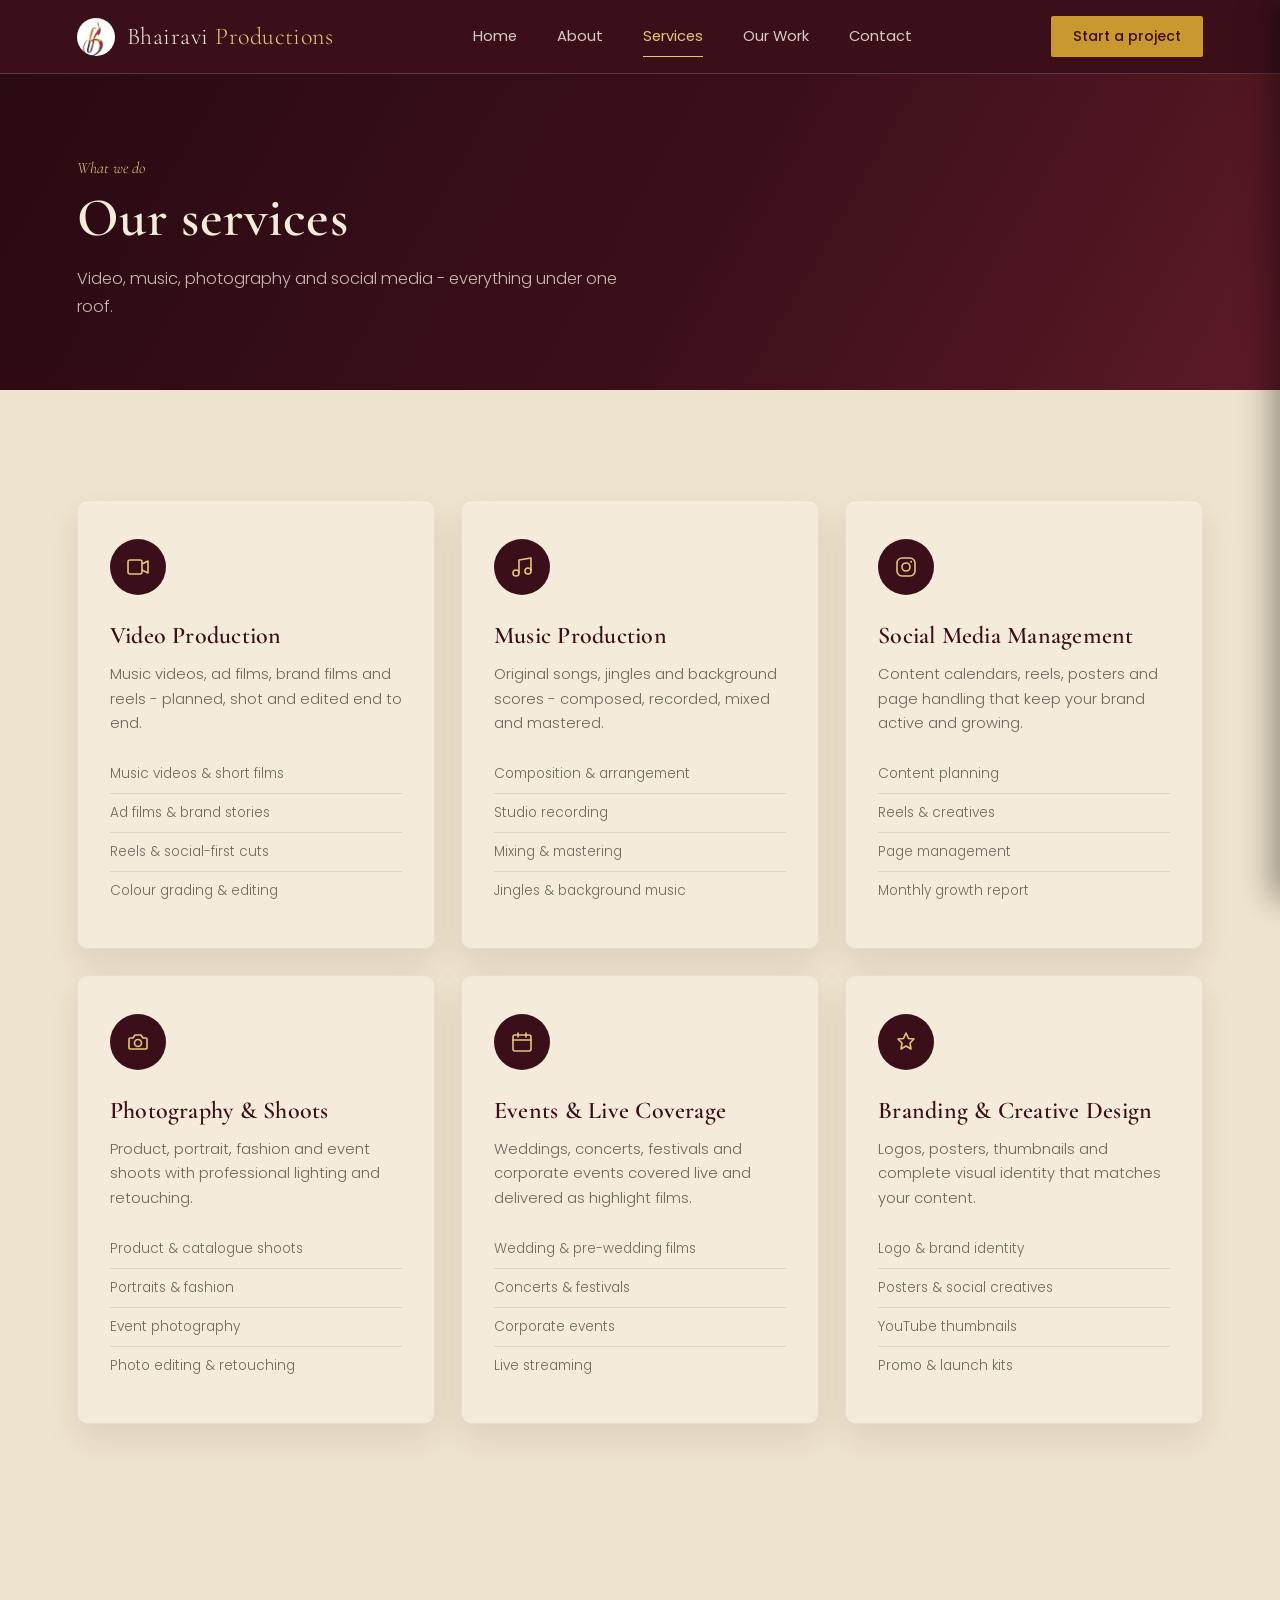
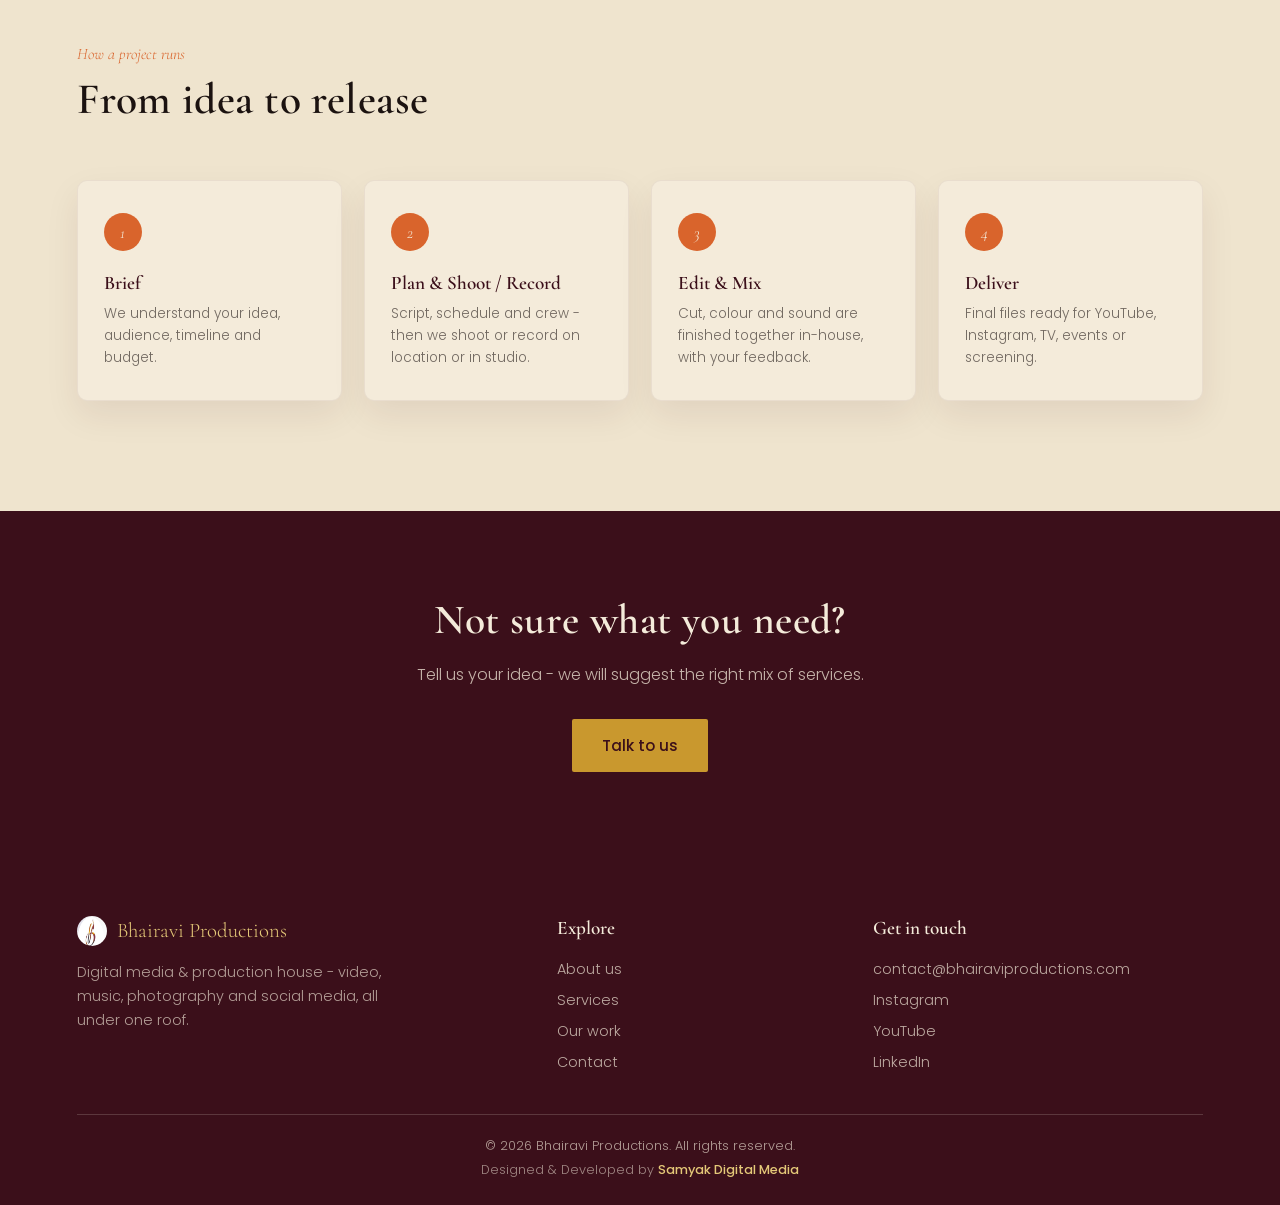
<file: services/index.html>
<!DOCTYPE html>
<html lang="en">
<head>
    <meta charset="UTF-8">
    <meta name="viewport" content="width=device-width, initial-scale=1.0">
    <title>Services | Bhairavi Productions</title>
    <meta name="description" content="Video production, music production, social media, photography, events and branding.">
    <link rel="icon" href="../assets/logo_mark.png">
    <link rel="preconnect" href="https://fonts.googleapis.com">
    <link href="https://fonts.googleapis.com/css2?family=Cormorant+Garamond:ital,wght@0,400;0,500;0,600;1,500&family=Poppins:wght@300;400;500;600&display=swap" rel="stylesheet">
    <link rel="stylesheet" href="../css/style.css">
</head>
<body>

<nav>
    <a href="../" class="brand">
        <img src="../assets/logo_mark.png" alt="Bhairavi Productions logo">
        <div class="brand-name">Bhairavi <span>Productions</span></div>
    </a>
    <div class="nav-links">
        <a href="../" class="">Home</a>
        <a href="../about/" class="">About</a>
        <a href="../services/" class="active">Services</a>
        <a href="../work/" class="">Our Work</a>
        <a href="../contact/" class="">Contact</a>
    </div>
    <div class="nav-right">
        <a href="../contact/" class="nav-cta">Start a project</a>
        <button class="menu-toggle" id="menuToggle" aria-label="Open menu">&#9776;</button>
    </div>
</nav>

<div class="menu-backdrop" id="menuBackdrop"></div>
<div class="mobile-menu" id="mobileMenu">
    <div class="mobile-menu-head"><button class="mobile-menu-close" id="menuClose" aria-label="Close menu">&times;</button></div>
    <a href="../">Home</a>
    <a href="../about/">About</a>
    <a href="../services/">Services</a>
    <a href="../work/">Our Work</a>
    <a href="../contact/">Contact</a>
    <a href="../contact/" class="nav-cta">Start a project</a>
</div>

<main>
<section class="page-hero">
    <div class="page-hero-inner">
        <div class="tag">What we do</div>
        <h1>Our services</h1>
        <p>Video, music, photography and social media - everything under one roof.</p>
    </div>
</section>

<section class="section services">
    <div class="service-grid">
                <div class="service">
                    <div class="service-icon-wrap"><svg class="service-icon" viewBox="0 0 24 24" fill="none"><path d="M14 5H4a2 2 0 0 0-2 2v10a2 2 0 0 0 2 2h10a2 2 0 0 0 2-2V7a2 2 0 0 0-2-2Z" stroke="currentColor" stroke-width="1.6"/><path d="m16 9 6-3v12l-6-3" stroke="currentColor" stroke-width="1.6" stroke-linejoin="round"/></svg></div>
                    <h3>Video Production</h3>
                    <p>Music videos, ad films, brand films and reels - planned, shot and edited end to end.</p>
                    <ul class="service-list"><li>Music videos &amp; short films</li><li>Ad films &amp; brand stories</li><li>Reels &amp; social-first cuts</li><li>Colour grading &amp; editing</li></ul>
                </div>
                <div class="service">
                    <div class="service-icon-wrap"><svg class="service-icon" viewBox="0 0 24 24" fill="none"><path d="M9 18V5l12-2v13" stroke="currentColor" stroke-width="1.6" stroke-linejoin="round"/><circle cx="6" cy="18" r="3" stroke="currentColor" stroke-width="1.6"/><circle cx="18" cy="16" r="3" stroke="currentColor" stroke-width="1.6"/></svg></div>
                    <h3>Music Production</h3>
                    <p>Original songs, jingles and background scores - composed, recorded, mixed and mastered.</p>
                    <ul class="service-list"><li>Composition &amp; arrangement</li><li>Studio recording</li><li>Mixing &amp; mastering</li><li>Jingles &amp; background music</li></ul>
                </div>
                <div class="service">
                    <div class="service-icon-wrap"><svg class="service-icon" viewBox="0 0 24 24" fill="none"><rect x="3" y="3" width="18" height="18" rx="5" stroke="currentColor" stroke-width="1.6"/><circle cx="12" cy="12" r="4" stroke="currentColor" stroke-width="1.6"/><circle cx="17.2" cy="6.8" r="1" fill="currentColor"/></svg></div>
                    <h3>Social Media Management</h3>
                    <p>Content calendars, reels, posters and page handling that keep your brand active and growing.</p>
                    <ul class="service-list"><li>Content planning</li><li>Reels &amp; creatives</li><li>Page management</li><li>Monthly growth report</li></ul>
                </div>
                <div class="service">
                    <div class="service-icon-wrap"><svg class="service-icon" viewBox="0 0 24 24" fill="none"><path d="M4 8h3l2-3h6l2 3h3a1 1 0 0 1 1 1v9a1 1 0 0 1-1 1H4a1 1 0 0 1-1-1V9a1 1 0 0 1 1-1Z" stroke="currentColor" stroke-width="1.6" stroke-linejoin="round"/><circle cx="12" cy="13" r="3.5" stroke="currentColor" stroke-width="1.6"/></svg></div>
                    <h3>Photography & Shoots</h3>
                    <p>Product, portrait, fashion and event shoots with professional lighting and retouching.</p>
                    <ul class="service-list"><li>Product &amp; catalogue shoots</li><li>Portraits &amp; fashion</li><li>Event photography</li><li>Photo editing &amp; retouching</li></ul>
                </div>
                <div class="service">
                    <div class="service-icon-wrap"><svg class="service-icon" viewBox="0 0 24 24" fill="none"><rect x="3" y="5" width="18" height="16" rx="2" stroke="currentColor" stroke-width="1.6"/><path d="M3 10h18M8 3v4M16 3v4" stroke="currentColor" stroke-width="1.6" stroke-linecap="round"/></svg></div>
                    <h3>Events & Live Coverage</h3>
                    <p>Weddings, concerts, festivals and corporate events covered live and delivered as highlight films.</p>
                    <ul class="service-list"><li>Wedding &amp; pre-wedding films</li><li>Concerts &amp; festivals</li><li>Corporate events</li><li>Live streaming</li></ul>
                </div>
                <div class="service">
                    <div class="service-icon-wrap"><svg class="service-icon" viewBox="0 0 24 24" fill="none"><path d="M12 3l2.5 5.5L20 9l-4 4 1 6-5-3-5 3 1-6-4-4 5.5-.5L12 3Z" stroke="currentColor" stroke-width="1.6" stroke-linejoin="round"/></svg></div>
                    <h3>Branding & Creative Design</h3>
                    <p>Logos, posters, thumbnails and complete visual identity that matches your content.</p>
                    <ul class="service-list"><li>Logo &amp; brand identity</li><li>Posters &amp; social creatives</li><li>YouTube thumbnails</li><li>Promo &amp; launch kits</li></ul>
                </div>
    </div>
</section>

<section class="section process">
    <div class="section-head"><div class="tag">How a project runs</div><h2>From idea to release</h2></div>
    <div class="process-row">
        <div class="process-step"><div class="num">1</div><h4>Brief</h4><p>We understand your idea, audience, timeline and budget.</p></div>
        <div class="process-step"><div class="num">2</div><h4>Plan &amp; Shoot / Record</h4><p>Script, schedule and crew - then we shoot or record on location or in studio.</p></div>
        <div class="process-step"><div class="num">3</div><h4>Edit &amp; Mix</h4><p>Cut, colour and sound are finished together in-house, with your feedback.</p></div>
        <div class="process-step"><div class="num">4</div><h4>Deliver</h4><p>Final files ready for YouTube, Instagram, TV, events or screening.</p></div>
    </div>
</section>

<section class="cta-band">
    <h2>Not sure what you need?</h2>
    <p>Tell us your idea - we will suggest the right mix of services.</p>
    <a href="../contact/" class="btn-primary">Talk to us</a>
</section>
</main>

<footer class="site-footer">
    <div class="footer-grid">
        <div>
            <div class="fbrand"><img src="../assets/logo_mark.png" alt="logo">Bhairavi Productions</div>
            <p class="footer-text">Digital media &amp; production house - video, music, photography and social media, all under one roof.</p>
        </div>
        <div>
            <h4>Explore</h4>
            <a href="../about/">About us</a>
            <a href="../services/">Services</a>
            <a href="../work/">Our work</a>
            <a href="../contact/">Contact</a>
        </div>
        <div>
            <h4>Get in touch</h4>
            <a href="mailto:contact@bhairaviproductions.com">contact@bhairaviproductions.com</a>
            <a data-social="instagram" href="#" target="_blank" rel="noopener">Instagram</a>
            <a data-social="youtube" href="#" target="_blank" rel="noopener">YouTube</a>
            <a data-social="linkedin" href="#" target="_blank" rel="noopener">LinkedIn</a>
            <a data-social="facebook" href="#" target="_blank" rel="noopener">Facebook</a>
        </div>
    </div>
    <div class="footer-bottom">
        &copy; 2026 Bhairavi Productions. All rights reserved.
        <span class="footer-credit">Designed &amp; Developed by <strong>Samyak Digital Media</strong></span>
    </div>
</footer>

<script src="../js/main.js"></script>
</body>
</html>
</file>
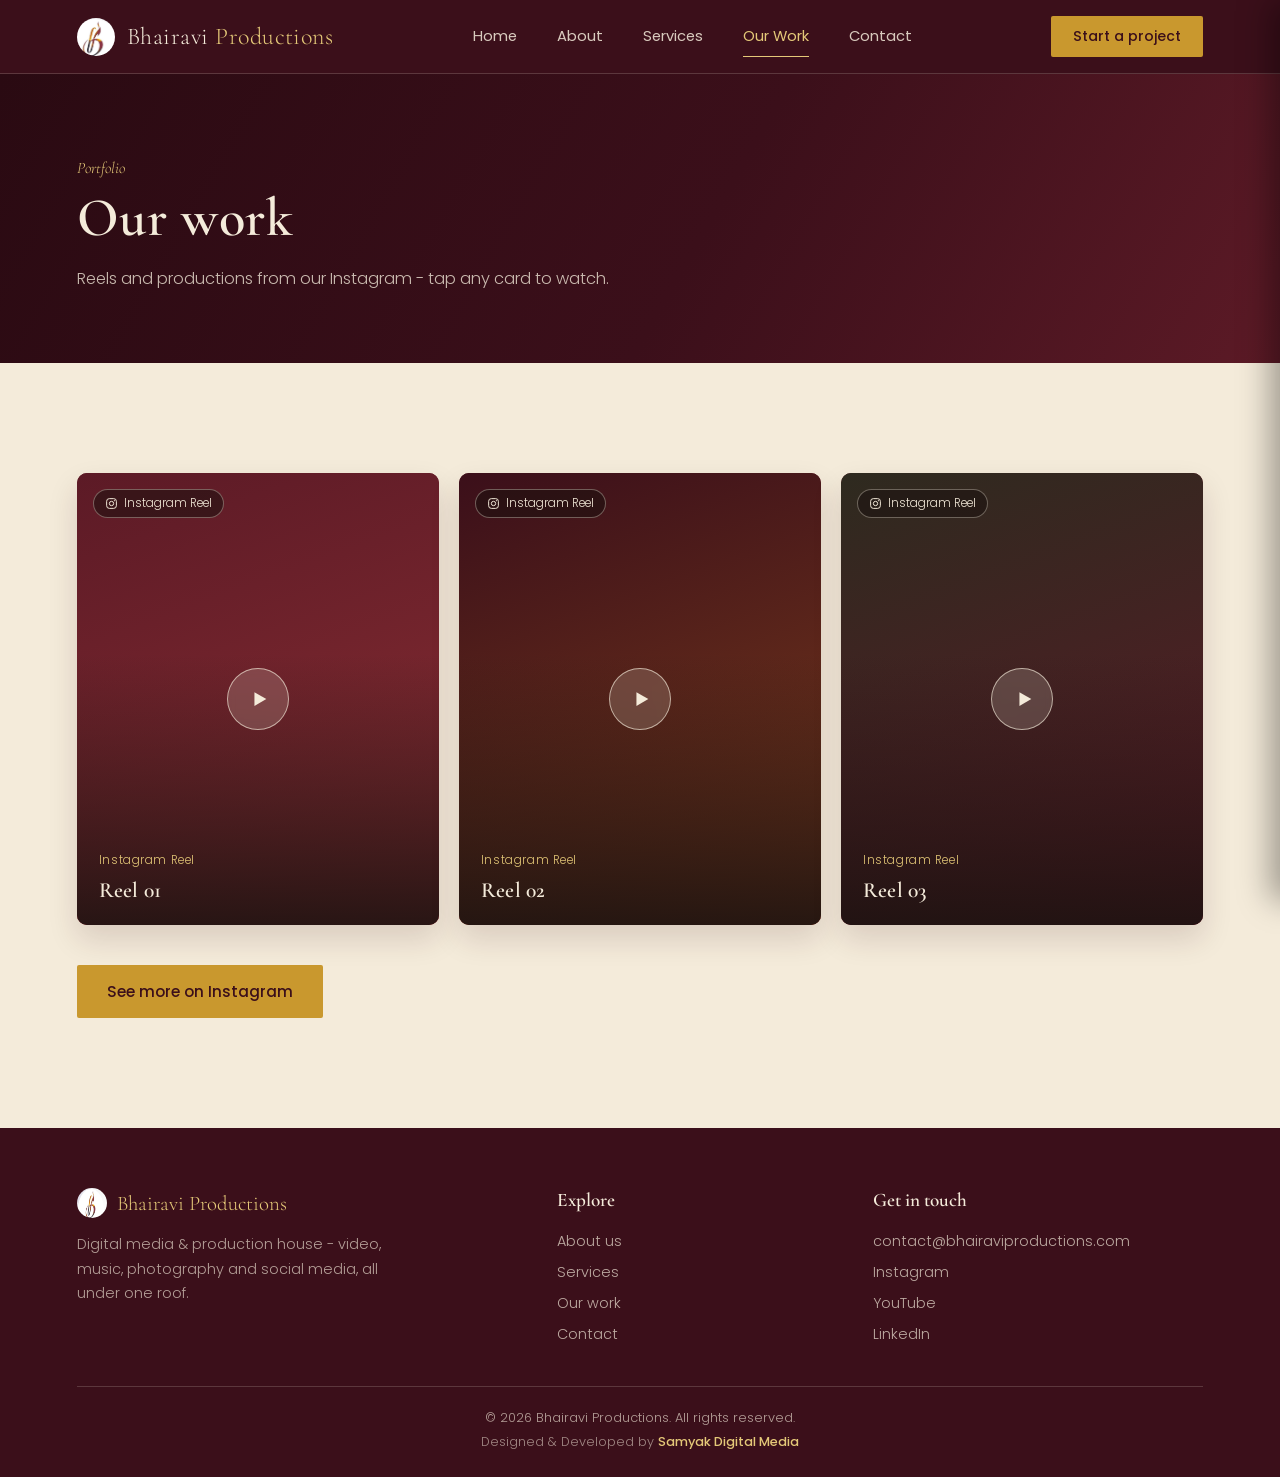
<file: work/index.html>
<!DOCTYPE html>
<html lang="en">
<head>
    <meta charset="UTF-8">
    <meta name="viewport" content="width=device-width, initial-scale=1.0">
    <title>Our Work | Bhairavi Productions</title>
    <meta name="description" content="Reels and productions by Bhairavi Productions.">
    <link rel="icon" href="../assets/logo_mark.png">
    <link rel="preconnect" href="https://fonts.googleapis.com">
    <link href="https://fonts.googleapis.com/css2?family=Cormorant+Garamond:ital,wght@0,400;0,500;0,600;1,500&family=Poppins:wght@300;400;500;600&display=swap" rel="stylesheet">
    <link rel="stylesheet" href="../css/style.css">
</head>
<body>

<nav>
    <a href="../" class="brand">
        <img src="../assets/logo_mark.png" alt="Bhairavi Productions logo">
        <div class="brand-name">Bhairavi <span>Productions</span></div>
    </a>
    <div class="nav-links">
        <a href="../" class="">Home</a>
        <a href="../about/" class="">About</a>
        <a href="../services/" class="">Services</a>
        <a href="../work/" class="active">Our Work</a>
        <a href="../contact/" class="">Contact</a>
    </div>
    <div class="nav-right">
        <a href="../contact/" class="nav-cta">Start a project</a>
        <button class="menu-toggle" id="menuToggle" aria-label="Open menu">&#9776;</button>
    </div>
</nav>

<div class="menu-backdrop" id="menuBackdrop"></div>
<div class="mobile-menu" id="mobileMenu">
    <div class="mobile-menu-head"><button class="mobile-menu-close" id="menuClose" aria-label="Close menu">&times;</button></div>
    <a href="../">Home</a>
    <a href="../about/">About</a>
    <a href="../services/">Services</a>
    <a href="../work/">Our Work</a>
    <a href="../contact/">Contact</a>
    <a href="../contact/" class="nav-cta">Start a project</a>
</div>

<main>
<section class="page-hero">
    <div class="page-hero-inner">
        <div class="tag">Portfolio</div>
        <h1>Our work</h1>
        <p>Reels and productions from our Instagram - tap any card to watch.</p>
    </div>
</section>

<section class="section work">
    <div class="work-grid">
            <article class="work-card" data-play data-src="https://www.instagram.com/reel/Da8wh-ByH9h/embed" data-title="Reel 01" tabindex="0" role="button" aria-label="Play Reel 01">
                <div class="work-fallback"></div>
                <span class="work-badge"><svg viewBox="0 0 24 24" fill="none" stroke="currentColor" stroke-width="1.8"><rect x="3" y="3" width="18" height="18" rx="5"/><circle cx="12" cy="12" r="4"/><circle cx="17.3" cy="6.7" r="1" fill="currentColor" stroke="none"/></svg>Instagram Reel</span>
                <span class="play-btn"><svg viewBox="0 0 24 24"><path d="M7 4.5v15l13-7.5-13-7.5Z"/></svg></span>
                <div class="work-meta"><span class="cat">Instagram Reel</span><h3>Reel 01</h3></div>
            </article>
            <article class="work-card" data-play data-src="https://www.instagram.com/reel/DbFvk2XStUE/embed" data-title="Reel 02" tabindex="0" role="button" aria-label="Play Reel 02">
                <div class="work-fallback"></div>
                <span class="work-badge"><svg viewBox="0 0 24 24" fill="none" stroke="currentColor" stroke-width="1.8"><rect x="3" y="3" width="18" height="18" rx="5"/><circle cx="12" cy="12" r="4"/><circle cx="17.3" cy="6.7" r="1" fill="currentColor" stroke="none"/></svg>Instagram Reel</span>
                <span class="play-btn"><svg viewBox="0 0 24 24"><path d="M7 4.5v15l13-7.5-13-7.5Z"/></svg></span>
                <div class="work-meta"><span class="cat">Instagram Reel</span><h3>Reel 02</h3></div>
            </article>
            <article class="work-card" data-play data-src="https://www.instagram.com/reel/DF5CXoQyzwM/embed" data-title="Reel 03" tabindex="0" role="button" aria-label="Play Reel 03">
                <div class="work-fallback"></div>
                <span class="work-badge"><svg viewBox="0 0 24 24" fill="none" stroke="currentColor" stroke-width="1.8"><rect x="3" y="3" width="18" height="18" rx="5"/><circle cx="12" cy="12" r="4"/><circle cx="17.3" cy="6.7" r="1" fill="currentColor" stroke="none"/></svg>Instagram Reel</span>
                <span class="play-btn"><svg viewBox="0 0 24 24"><path d="M7 4.5v15l13-7.5-13-7.5Z"/></svg></span>
                <div class="work-meta"><span class="cat">Instagram Reel</span><h3>Reel 03</h3></div>
            </article>
    </div>
    <div class="section-more"><a data-social="instagram" href="#" target="_blank" rel="noopener" class="btn-primary">See more on Instagram</a></div>
</section>
<div class="video-modal" id="videoModal" aria-hidden="true">
    <div class="video-modal-inner">
        <button class="video-modal-close" id="videoModalClose" aria-label="Close video">&times;</button>
        <div class="video-modal-title" id="videoModalTitle"></div>
        <div class="video-modal-body" id="videoModalBody"></div>
    </div>
</div>
</main>

<footer class="site-footer">
    <div class="footer-grid">
        <div>
            <div class="fbrand"><img src="../assets/logo_mark.png" alt="logo">Bhairavi Productions</div>
            <p class="footer-text">Digital media &amp; production house - video, music, photography and social media, all under one roof.</p>
        </div>
        <div>
            <h4>Explore</h4>
            <a href="../about/">About us</a>
            <a href="../services/">Services</a>
            <a href="../work/">Our work</a>
            <a href="../contact/">Contact</a>
        </div>
        <div>
            <h4>Get in touch</h4>
            <a href="mailto:contact@bhairaviproductions.com">contact@bhairaviproductions.com</a>
            <a data-social="instagram" href="#" target="_blank" rel="noopener">Instagram</a>
            <a data-social="youtube" href="#" target="_blank" rel="noopener">YouTube</a>
            <a data-social="linkedin" href="#" target="_blank" rel="noopener">LinkedIn</a>
            <a data-social="facebook" href="#" target="_blank" rel="noopener">Facebook</a>
        </div>
    </div>
    <div class="footer-bottom">
        &copy; 2026 Bhairavi Productions. All rights reserved.
        <span class="footer-credit">Designed &amp; Developed by <strong>Samyak Digital Media</strong></span>
    </div>
</footer>

<script src="../js/main.js"></script>
</body>
</html>
</file>
<file: css/style.css>
:root{
    --maroon-deep:#3B0F1A;
    --maroon-mid:#5C1A26;
    --ink:#1B1210;
    --gold:#C9982E;
    --gold-soft:#E4C878;
    --ivory:#F4EBDA;
    --saffron:#D9642C;
    --line: rgba(244,235,218,0.18);
  }
  *{margin:0;padding:0;box-sizing:border-box;}
  html{scroll-behavior:smooth;}
  body{
    background:var(--ivory);
    color:var(--ink);
    font-family:'Poppins',sans-serif;
    font-weight:300;
    overflow-x:hidden;
  }
  h1,h2,h3,.display{
    font-family:'Cormorant Garamond',serif;
    font-weight:600;
    letter-spacing:0.01em;
  }
  a{text-decoration:none;color:inherit;}
  img{display:block;max-width:100%;}

  /* ---------- NAV ---------- */
  nav{
    position:sticky;top:0;z-index:50;
    display:flex;align-items:center;justify-content:space-between;
    padding:16px 6%;
    background:var(--maroon-deep);
    border-bottom:1px solid var(--line);
  }
  .brand{display:flex;align-items:center;gap:12px;}
  .brand img{
    width:38px;height:38px;
    border-radius:50%;
    object-fit:cover;
    background:#fff;
  }
  .brand-name{
    font-family:'Cormorant Garamond',serif;
    font-size:1.5rem;
    color:var(--ivory);
    letter-spacing:0.02em;
  }
  .brand-name span{color:var(--gold-soft);}
  .nav-links{display:flex;gap:40px;}
  .nav-links a{
    color:var(--ivory);
    font-size:0.92rem;
    font-weight:400;
    opacity:0.85;
    transition:opacity 0.2s ease;
  }
  .nav-links a:hover{opacity:1;color:var(--gold-soft);}
  .nav-cta{
    background:var(--gold);
    color:var(--maroon-deep);
    padding:10px 22px;
    border-radius:2px;
    font-size:0.88rem;
    font-weight:500;
    white-space:nowrap;
  }
  .menu-toggle{
    display:none;color:var(--ivory);font-size:1.5rem;
    background:none;border:none;cursor:pointer;
    width:40px;height:40px;flex-shrink:0;
    align-items:center;justify-content:center;
  }
  .nav-right{display:flex;align-items:center;gap:14px;}
  .mobile-menu{
    display:flex;
    position:fixed;
    top:0; right:0;
    width:78%; max-width:320px;
    height:100vh;
    background:var(--maroon-deep);
    z-index:100;
    flex-direction:column;
    padding:26px 28px;
    gap:2px;
    transform:translateX(100%);
    transition:transform 0.3s ease;
    box-shadow:-10px 0 30px rgba(0,0,0,0.35);
    pointer-events:none;
  }
  .mobile-menu.open{transform:translateX(0);pointer-events:auto;}
  .mobile-menu-head{display:flex;justify-content:flex-end;margin-bottom:24px;}
  .mobile-menu-close{background:none;border:none;color:var(--ivory);font-size:1.8rem;line-height:1;cursor:pointer;}
  .mobile-menu a{
    color:var(--ivory);
    font-family:'Cormorant Garamond',serif;
    font-size:1.4rem;
    padding:16px 0;
    border-bottom:1px solid var(--line);
  }
  .mobile-menu .nav-cta{
    margin-top:26px;
    text-align:center;
  }
  .menu-backdrop{
    display:none;
    position:fixed;inset:0;
    background:rgba(0,0,0,0.5);
    z-index:99;
  }
  .menu-backdrop.open{display:block;}

  /* ---------- HERO (video bg) ---------- */
  .hero{
    position:relative;
    color:var(--ivory);
    padding:120px 6% 140px;
    display:flex;
    align-items:center;
    min-height:640px;
    overflow:hidden;
  }
  .hero video{
    position:absolute;
    inset:0;
    width:100%;height:100%;
    object-fit:cover;
    z-index:0;
  }
  .hero::before{
    content:'';
    position:absolute;inset:0;
    background:linear-gradient(100deg, rgba(20,6,10,0.92) 0%, rgba(59,15,26,0.86) 45%, rgba(59,15,26,0.55) 100%);
    z-index:1;
  }
  .hero-text{max-width:640px;position:relative;z-index:2;}
  .hero-kicker{
    color:var(--gold-soft);
    font-size:0.95rem;
    font-family:'Cormorant Garamond',serif;
    font-style:italic;
    margin-bottom:18px;
  }
  .hero h1{
    font-size:clamp(2.6rem,5vw,4.4rem);
    line-height:1.08;
    color:var(--ivory);
  }
  .hero h1 em{
    font-style:italic;
    color:var(--gold-soft);
  }
  .hero p{
    margin-top:26px;
    font-size:1.05rem;
    line-height:1.7;
    color:rgba(244,235,218,0.82);
    max-width:480px;
  }
  .hero-actions{display:flex;gap:18px;margin-top:40px;flex-wrap:wrap;}
  .btn-primary{
    background:var(--gold);
    color:var(--maroon-deep);
    padding:15px 30px;
    font-weight:500;
    font-size:0.95rem;
    border-radius:2px;
    display:inline-block;
  }
  .btn-ghost{
    border:1px solid rgba(244,235,218,0.5);
    color:var(--ivory);
    padding:15px 30px;
    font-size:0.95rem;
    border-radius:2px;
    display:inline-block;
  }
  .hero-stats{
    display:flex;
    gap:50px;
    margin-top:64px;
    padding-top:36px;
    border-top:1px solid var(--line);
    max-width:480px;
  }
  .stat-num{font-family:'Cormorant Garamond',serif;font-size:2.1rem;color:var(--gold-soft);}
  .stat-label{font-size:0.8rem;color:rgba(244,235,218,0.65);margin-top:4px;}

  /* ---------- SECTION HEADS ---------- */
  .section{padding:110px 6%;}
  .section-head{
    max-width:620px;
    margin-bottom:56px;
  }
  .section-head .tag{
    color:var(--saffron);
    font-family:'Cormorant Garamond',serif;
    font-style:italic;
    font-size:1rem;
    margin-bottom:10px;
  }
  .section-head h2{
    font-size:clamp(2rem,3.4vw,2.9rem);
    color:var(--ink);
    line-height:1.15;
  }
  .section-head p{
    margin-top:18px;
    color:rgba(27,18,16,0.65);
    font-size:1rem;
    line-height:1.7;
    max-width:520px;
  }

  /* ---------- ABOUT ---------- */
  .about{background:var(--ivory);}
  .about-wrap{
    display:flex;
    gap:70px;
    align-items:flex-start;
  }
  .about-copy{flex:1.1;}
  .about-copy p{
    font-size:1.02rem;
    line-height:1.85;
    color:rgba(27,18,16,0.72);
    margin-bottom:20px;
    max-width:520px;
  }
  .about-side{
    flex:1;
    display:flex;
    flex-direction:column;
    gap:16px;
  }
  .about-point{
    border-left:2px solid var(--saffron);
    padding:6px 0 6px 22px;
  }
  .about-point h4{
    font-family:'Cormorant Garamond',serif;
    font-size:1.25rem;
    color:var(--maroon-deep);
    margin-bottom:6px;
  }
  .about-point p{
    font-size:0.9rem;
    color:rgba(27,18,16,0.6);
    line-height:1.6;
  }

  /* ---------- SERVICES: CARDS ---------- */
  .services{background:#EFE4CE;}
  .service-grid{
    display:grid;
    grid-template-columns:repeat(3,1fr);
    gap:26px;
  }
  .service{
    background:var(--ivory);
    border-radius:10px;
    padding:38px 32px;
    box-shadow:0 14px 34px rgba(59,15,26,0.10);
    border:1px solid rgba(59,15,26,0.06);
    transition:transform 0.25s ease, box-shadow 0.25s ease;
  }
  .service:hover{
    transform:translateY(-6px);
    box-shadow:0 20px 44px rgba(59,15,26,0.16);
  }
  .service-icon-wrap{
    width:56px;height:56px;
    border-radius:50%;
    background:var(--maroon-deep);
    display:flex;align-items:center;justify-content:center;
    margin-bottom:26px;
  }
  .service-icon{width:24px;height:24px;}
  .service h3{font-size:1.5rem;color:var(--maroon-deep);margin-bottom:12px;}
  .service p{font-size:0.92rem;line-height:1.65;color:rgba(27,18,16,0.62);}
  .service-list{margin-top:20px;list-style:none;}
  .service-list li{
    font-size:0.85rem;
    color:rgba(27,18,16,0.6);
    padding:9px 0;
    border-top:1px solid rgba(27,18,16,0.1);
  }
  .service-list li:first-child{border-top:none;}

  /* ---------- PROCESS: CARDS ---------- */
  .process{background:#EFE4CE;}
  .process-row{
    display:grid;
    grid-template-columns:repeat(4,1fr);
    gap:22px;
  }
  .process-step{
    background:var(--ivory);
    border-radius:10px;
    padding:32px 26px;
    box-shadow:0 14px 34px rgba(59,15,26,0.08);
    border:1px solid rgba(59,15,26,0.06);
    position:relative;
  }
  .process-step .num{
    width:38px;height:38px;
    border-radius:50%;
    background:var(--saffron);
    color:var(--ivory);
    font-family:'Cormorant Garamond',serif;
    font-style:italic;
    font-size:1.05rem;
    display:flex;align-items:center;justify-content:center;
    margin-bottom:20px;
  }
  .process-step h4{font-size:1.2rem;color:var(--maroon-deep);margin-bottom:8px;font-family:'Cormorant Garamond',serif;font-weight:600;}
  .process-step p{font-size:0.85rem;color:rgba(27,18,16,0.6);line-height:1.6;}

  /* ---------- SOCIAL STRIP ---------- */
  .social-strip{
    background:var(--maroon-deep);
    color:var(--ivory);
    padding:70px 6%;
    display:flex;
    align-items:center;
    justify-content:space-between;
    flex-wrap:wrap;
    gap:30px;
  }
  .social-strip .msg{max-width:460px;}
  .social-strip h3{font-size:1.8rem;color:var(--ivory);}
  .social-strip p{margin-top:10px;font-size:0.92rem;color:rgba(244,235,218,0.7);}
  .social-nums{display:flex;gap:44px;}
  .social-nums div{text-align:center;}
  .social-nums .n{font-family:'Cormorant Garamond',serif;font-size:2.2rem;color:var(--gold-soft);}
  .social-nums .l{font-size:0.78rem;color:rgba(244,235,218,0.65);margin-top:4px;}
  .social-note{font-size:0.72rem;color:rgba(244,235,218,0.45);margin-top:10px;}

  /* ---------- CONTACT ---------- */
  .contact{
    background:var(--ivory);
    display:flex;
    gap:60px;
  }
  .contact-left{flex:1;}
  .contact-right{
    flex:1;
    background:#EFE4CE;
    padding:44px;
    border-radius:10px;
    border:1px solid rgba(27,18,16,0.08);
  }
  .field{margin-bottom:22px;}
  .field label{
    display:block;font-size:0.8rem;color:rgba(27,18,16,0.6);margin-bottom:8px;
  }
  .field input, .field textarea{
    width:100%;
    border:none;
    border-bottom:1px solid rgba(27,18,16,0.25);
    background:transparent;
    padding:10px 2px;
    font-family:'Poppins',sans-serif;
    font-size:0.95rem;
    color:var(--ink);
  }
  .field input:focus, .field textarea:focus{outline:none;border-bottom-color:var(--saffron);}
  .send-btn{
    background:var(--maroon-deep);
    color:var(--ivory);
    padding:15px 34px;
    border:none;
    font-size:0.92rem;
    font-family:'Poppins',sans-serif;
    border-radius:2px;
    cursor:pointer;
    margin-top:10px;
  }
  .contact-info{margin-top:44px;}
  .contact-info .row{
    display:flex;gap:16px;padding:16px 0;
    border-top:1px solid rgba(27,18,16,0.12);
    font-size:0.92rem;
  }
  .contact-info .row:first-child{border-top:none;}
  .contact-info .k{color:rgba(27,18,16,0.5);width:90px;flex-shrink:0;}
  .contact-info a{color:var(--maroon-deep);border-bottom:1px solid rgba(59,15,26,0.3);}


  /* =====================================================================
     MVC ADDITIONS (inner pages, work cards, modal, pager, forms, footer)
     ===================================================================== */
  main{display:block;}

  .brand{text-decoration:none;}
  .nav-links a{position:relative;padding:6px 0;}
  .nav-links a.active{opacity:1;color:var(--gold-soft);}
  .nav-links a.active::after{content:'';position:absolute;left:0;right:0;bottom:-4px;height:1px;background:var(--gold-soft);}

  .service-icon-wrap{color:var(--gold-soft);}

  /* ---------- Inner page banner ---------- */
  .page-hero{
    background:linear-gradient(120deg,#2A0A12 0%,var(--maroon-deep) 55%,var(--maroon-mid) 100%);
    padding:84px 6% 70px;
    color:var(--ivory);
  }
  .page-hero-inner{max-width:760px;}
  .page-hero .tag{color:var(--gold-soft);font-family:'Cormorant Garamond',serif;font-style:italic;font-size:1rem;margin-bottom:10px;}
  .page-hero h1{font-size:clamp(2.2rem,4.4vw,3.4rem);line-height:1.12;color:var(--ivory);}
  .page-hero p{margin-top:16px;font-size:1.02rem;line-height:1.7;color:rgba(244,235,218,0.78);max-width:560px;}

  .section-more{margin-top:40px;}
  .link-arrow{color:var(--maroon-deep);font-weight:500;border-bottom:1px solid var(--saffron);padding-bottom:3px;}
  .link-arrow:hover{color:var(--saffron);}
  .empty-note{color:rgba(27,18,16,0.55);padding:30px 0;font-size:1rem;}

  .services{background:#EFE4CE;}
  .work{background:var(--ivory);}
  .process{background:#EFE4CE;}
  .about{background:var(--ivory);}

  /* ---------- Work cards ---------- */
  .work-grid{display:grid;grid-template-columns:repeat(3,1fr);gap:20px;}
  .work-card{
    position:relative;aspect-ratio:4/5;border-radius:10px;overflow:hidden;cursor:pointer;
    background:linear-gradient(160deg,var(--maroon-mid),#8A2E33);
    box-shadow:0 14px 30px rgba(59,15,26,0.14);
    transition:transform 0.25s ease, box-shadow 0.25s ease;
  }
  .work-card:hover,.work-card:focus-visible{transform:translateY(-5px);box-shadow:0 20px 40px rgba(59,15,26,0.22);outline:none;}
  .work-card img,.work-card video,.work-fallback{position:absolute;inset:0;width:100%;height:100%;object-fit:cover;}
  .work-fallback{background:linear-gradient(160deg,#4A1F0E,#8A2E33);}
  .work-card::after{content:'';position:absolute;inset:0;background:linear-gradient(180deg,rgba(27,18,16,0) 40%,rgba(27,18,16,0.88) 100%);}
  .play-btn{
    position:absolute;top:50%;left:50%;transform:translate(-50%,-50%);z-index:2;
    width:62px;height:62px;border-radius:50%;
    background:rgba(244,235,218,0.18);border:1px solid rgba(244,235,218,0.65);
    backdrop-filter:blur(4px);display:flex;align-items:center;justify-content:center;
    transition:background 0.2s ease, transform 0.2s ease;
  }
  .play-btn svg{width:22px;height:22px;fill:var(--ivory);margin-left:3px;}
  .work-card:hover .play-btn{background:var(--gold);transform:translate(-50%,-50%) scale(1.08);}
  .work-card:hover .play-btn svg{fill:var(--maroon-deep);}
  .work-meta{position:absolute;left:0;right:0;bottom:0;z-index:2;padding:22px;color:var(--ivory);}
  .work-meta .cat{font-size:0.72rem;color:var(--gold-soft);letter-spacing:0.05em;}
  .work-meta h3{font-size:1.35rem;margin-top:6px;color:var(--ivory);}

  /* ---------- Filter chips ---------- */
  .filter-chips{display:flex;flex-wrap:wrap;gap:10px;margin-bottom:34px;}
  .chip{padding:9px 20px;border-radius:30px;border:1px solid rgba(59,15,26,0.25);font-size:0.88rem;color:var(--maroon-deep);transition:all 0.2s ease;}
  .chip:hover{border-color:var(--maroon-deep);}
  .chip.active{background:var(--maroon-deep);color:var(--ivory);border-color:var(--maroon-deep);}

  /* ---------- Pager ---------- */
  .pager{display:flex;flex-wrap:wrap;gap:8px;justify-content:center;margin-top:46px;}
  .pager a,.pager span{min-width:40px;height:40px;padding:0 14px;display:inline-flex;align-items:center;justify-content:center;border-radius:6px;font-size:0.9rem;}
  .pager a{border:1px solid rgba(59,15,26,0.2);color:var(--maroon-deep);background:var(--ivory);}
  .pager a:hover{border-color:var(--maroon-deep);}
  .pager .current{background:var(--maroon-deep);color:var(--ivory);}
  .pager .gap{color:rgba(27,18,16,0.4);}

  /* ---------- Video modal ---------- */
  .video-modal{position:fixed;inset:0;z-index:200;background:rgba(10,3,5,0.88);display:none;align-items:center;justify-content:center;padding:20px;}
  .video-modal.open{display:flex;}
  .video-modal-inner{width:100%;max-width:980px;position:relative;}
  .video-modal-close{position:absolute;top:-46px;right:0;background:none;border:none;color:var(--ivory);font-size:2.2rem;cursor:pointer;line-height:1;}
  .video-modal-title{color:var(--ivory);font-family:'Cormorant Garamond',serif;font-size:1.4rem;margin-bottom:12px;}
  .video-modal-body{background:#000;border-radius:8px;overflow:hidden;display:flex;justify-content:center;}
  .video-modal-body video{width:100%;max-height:78vh;display:block;}
  .video-modal-body iframe{width:100%;aspect-ratio:16/9;border:0;display:block;}
  .video-modal-body.portrait iframe{width:min(100%,420px);aspect-ratio:9/16;max-height:78vh;}

  /* ---------- Testimonials ---------- */
  .testimonials{background:#EFE4CE;}
  .testi-grid{display:grid;grid-template-columns:repeat(3,1fr);gap:22px;}
  .testi{background:var(--ivory);border-radius:10px;padding:32px 28px;box-shadow:0 14px 34px rgba(59,15,26,0.08);border:1px solid rgba(59,15,26,0.06);}
  .testi blockquote{font-family:'Cormorant Garamond',serif;font-size:1.25rem;line-height:1.55;color:var(--maroon-deep);}
  .testi blockquote::before{content:'\201C';display:block;font-size:3rem;line-height:0.6;color:var(--saffron);margin-bottom:10px;}
  .testi figcaption{margin-top:20px;font-size:0.85rem;color:rgba(27,18,16,0.6);display:flex;flex-direction:column;gap:2px;}
  .testi figcaption strong{color:var(--ink);font-weight:500;}

  /* ---------- CTA band ---------- */
  .cta-band{background:var(--maroon-deep);color:var(--ivory);text-align:center;padding:84px 6%;}
  .cta-band h2{font-size:clamp(1.8rem,3.4vw,2.6rem);color:var(--ivory);}
  .cta-band p{max-width:560px;margin:16px auto 30px;color:rgba(244,235,218,0.75);line-height:1.7;}
  .strip-btn{margin-top:22px;}

  /* ---------- Forms / alerts ---------- */
  .field-row{display:grid;grid-template-columns:1fr 1fr;gap:22px;}
  .field select{
    width:100%;border:none;border-bottom:1px solid rgba(27,18,16,0.25);background:transparent;
    padding:10px 2px;font-family:'Poppins',sans-serif;font-size:0.95rem;color:var(--ink);
  }
  .field select:focus{outline:none;border-bottom-color:var(--saffron);}
  .field-error{display:block;color:#B3261E;font-size:0.78rem;margin-top:6px;}
  .field-error:empty{display:none;}
  .validation-summary-valid{display:none;}
  .alert{padding:14px 18px;border-radius:6px;font-size:0.92rem;line-height:1.5;margin-bottom:22px;}
  .alert.success{background:#E5F2E3;color:#1E5A2A;border:1px solid #BFDDBB;}
  .alert.error{background:#FBE9E7;color:#8C1D18;border:1px solid #F1C4BF;}
  .hp{position:absolute;left:-9999px;top:auto;width:1px;height:1px;overflow:hidden;}
  .contact-info a{word-break:break-word;}

  /* ---------- Error page ---------- */
  .error-page{text-align:center;padding:120px 6%;}
  .error-code{font-family:'Cormorant Garamond',serif;font-size:6rem;color:var(--saffron);line-height:1;}
  .error-page h2{font-size:2rem;margin:10px 0;}
  .error-page p{color:rgba(27,18,16,0.6);margin-bottom:28px;}

  /* ---------- Footer ---------- */
  .site-footer{display:block;background:var(--maroon-deep);color:rgba(244,235,218,0.65);padding:60px 6% 26px;font-size:0.9rem;}
  .footer-grid{display:grid;grid-template-columns:1.6fr 1fr 1.2fr;gap:40px;padding-bottom:36px;border-bottom:1px solid var(--line);}
  .site-footer h4{color:var(--ivory);font-family:'Cormorant Garamond',serif;font-size:1.2rem;margin-bottom:14px;font-weight:600;}
  .site-footer a{display:block;padding:5px 0;color:rgba(244,235,218,0.7);}
  .site-footer a:hover{color:var(--gold-soft);}
  .footer-text{margin-top:14px;line-height:1.7;max-width:320px;}
  .footer-bottom{padding-top:22px;font-size:0.8rem;text-align:center;}
  .site-footer .fbrand{display:flex;align-items:center;gap:10px;color:var(--gold-soft);font-family:'Cormorant Garamond',serif;font-size:1.3rem;}
  .site-footer .fbrand img{width:30px;height:30px;border-radius:50%;background:#fff;}

  /* ---------- WhatsApp floating button ---------- */
  .wa-float{position:fixed;right:20px;bottom:20px;z-index:60;width:54px;height:54px;border-radius:50%;background:#25A244;color:#fff;display:flex;align-items:center;justify-content:center;box-shadow:0 8px 22px rgba(0,0,0,0.3);}
  .wa-float svg{width:28px;height:28px;}
  .wa-float:hover{background:#1E8A39;}

  /* ---------- Responsive additions ---------- */
  @media (max-width:900px){
    .work-grid,.testi-grid{grid-template-columns:repeat(2,1fr);}
    .footer-grid{grid-template-columns:1fr 1fr;}
    .page-hero{padding:64px 6% 52px;}
  }
  @media (max-width:640px){
    .work-grid{grid-template-columns:1fr;}
    .testi-grid{grid-template-columns:1fr;}
    .field-row{grid-template-columns:1fr;gap:0;}
    .footer-grid{grid-template-columns:1fr;gap:28px;}
    .cta-band{padding:60px 6%;}
    .play-btn{width:54px;height:54px;}
    .video-modal{padding:12px;}
  }

  /* ---------- Core responsive (nav / hero / sections) ---------- */
  @media (max-width:900px){
    .nav-links{display:none;}
    .menu-toggle{display:flex;}
    .hero{padding-top:60px;text-align:left;min-height:520px;}
    .about-wrap{flex-direction:column;gap:40px;}
    .service-grid{grid-template-columns:1fr;}
    .process-row{grid-template-columns:repeat(2,1fr);}
    .contact{flex-direction:column;}
    .social-strip{flex-direction:column;align-items:flex-start;}
  }
  @media (max-width:640px){
    nav{padding:14px 5%;}
    .brand-name{font-size:1.25rem;}
    .brand img{width:32px;height:32px;}
    .nav-cta{display:none;}
    .mobile-menu .nav-cta{display:block;}
    .hero{padding:90px 6% 70px;min-height:auto;}
    .hero h1{font-size:2.1rem;}
    .hero p{font-size:0.95rem;max-width:100%;}
    .hero-actions{gap:12px;}
    .btn-primary,.btn-ghost{padding:13px 22px;font-size:0.88rem;flex:1;text-align:center;}
    .section{padding:56px 6%;}
    .section-head{margin-bottom:36px;}
    .section-head h2{font-size:1.7rem;}
    .section-head p{font-size:0.92rem;}
    .about-copy p{font-size:0.94rem;max-width:100%;}
    .about-side{gap:20px;}
    .service{padding:28px 24px;}
    .service h3{font-size:1.3rem;}
    .process-row{grid-template-columns:1fr;gap:16px;}
    .process-step{padding:26px 22px;}
    .social-strip{padding:50px 6%;gap:26px;}
    .social-strip h3{font-size:1.4rem;}
    .social-nums{gap:30px;width:100%;justify-content:space-between;}
    .social-nums .n{font-size:1.7rem;}
    .contact{gap:36px;}
    .contact-right{padding:28px 22px;}
  }

  /* ===== STATIC SITE EXTRAS ===== */
  .footer-credit{display:block;margin-top:6px;color:rgba(244,235,218,0.55);}
  .footer-credit strong{color:var(--gold-soft);font-weight:500;}
  .work-card:nth-child(3n+1) .work-fallback{background:linear-gradient(160deg,#5C1A26,#8A2E33);}
  .work-card:nth-child(3n+2) .work-fallback{background:linear-gradient(160deg,#3B0F1A,#7A3B1B);}
  .work-card:nth-child(3n+3) .work-fallback{background:linear-gradient(160deg,#2E2A1F,#5C1A26);}
  .work-badge{position:absolute;top:16px;left:16px;z-index:2;display:flex;align-items:center;gap:6px;font-size:0.72rem;color:var(--ivory);background:rgba(27,18,16,0.55);border:1px solid rgba(244,235,218,0.35);padding:5px 11px;border-radius:20px;}
  .work-badge svg{width:13px;height:13px;}
  .form-success{display:none;}
  .form-success.show{display:block;}
  .field input:invalid:not(:placeholder-shown){border-bottom-color:#B3261E;}

  /* ===== CONTACT (email + social) ===== */
  .mail-card h3{font-size:1.7rem;color:var(--maroon-deep);}
  .mail-card p{margin-top:10px;color:rgba(27,18,16,0.65);line-height:1.7;font-size:0.95rem;}
  .mail-big{display:block;font-family:'Cormorant Garamond',serif;font-size:1.55rem;font-weight:600;color:var(--maroon-deep);margin:20px 0 24px;word-break:break-all;}
  .mail-big:hover{color:var(--saffron);}
  .mail-btn{display:inline-block;text-align:center;}
  .social-links{display:flex;flex-wrap:wrap;gap:10px;margin-top:30px;padding-top:24px;border-top:1px solid rgba(27,18,16,0.12);}
  .social-btn{display:inline-flex;align-items:center;gap:8px;padding:9px 16px;border:1px solid rgba(59,15,26,0.28);border-radius:30px;font-size:0.85rem;color:var(--maroon-deep);transition:all .2s ease;}
  .social-btn:hover{background:var(--maroon-deep);color:var(--ivory);border-color:var(--maroon-deep);}
  .social-btn svg{width:16px;height:16px;}
  .footer-credit{display:block;margin-top:6px;color:rgba(244,235,218,0.55);}
  .footer-credit strong{color:var(--gold-soft);font-weight:500;}
  .work-card:nth-child(3n+1) .work-fallback{background:linear-gradient(160deg,#5C1A26,#8A2E33);}
  .work-card:nth-child(3n+2) .work-fallback{background:linear-gradient(160deg,#3B0F1A,#7A3B1B);}
  .work-card:nth-child(3n+3) .work-fallback{background:linear-gradient(160deg,#2E2A1F,#5C1A26);}
  .work-badge{position:absolute;top:16px;left:16px;z-index:2;display:flex;align-items:center;gap:6px;font-size:0.72rem;color:var(--ivory);background:rgba(27,18,16,0.55);border:1px solid rgba(244,235,218,0.35);padding:5px 11px;border-radius:20px;}
  .work-badge svg{width:13px;height:13px;}
</file>
